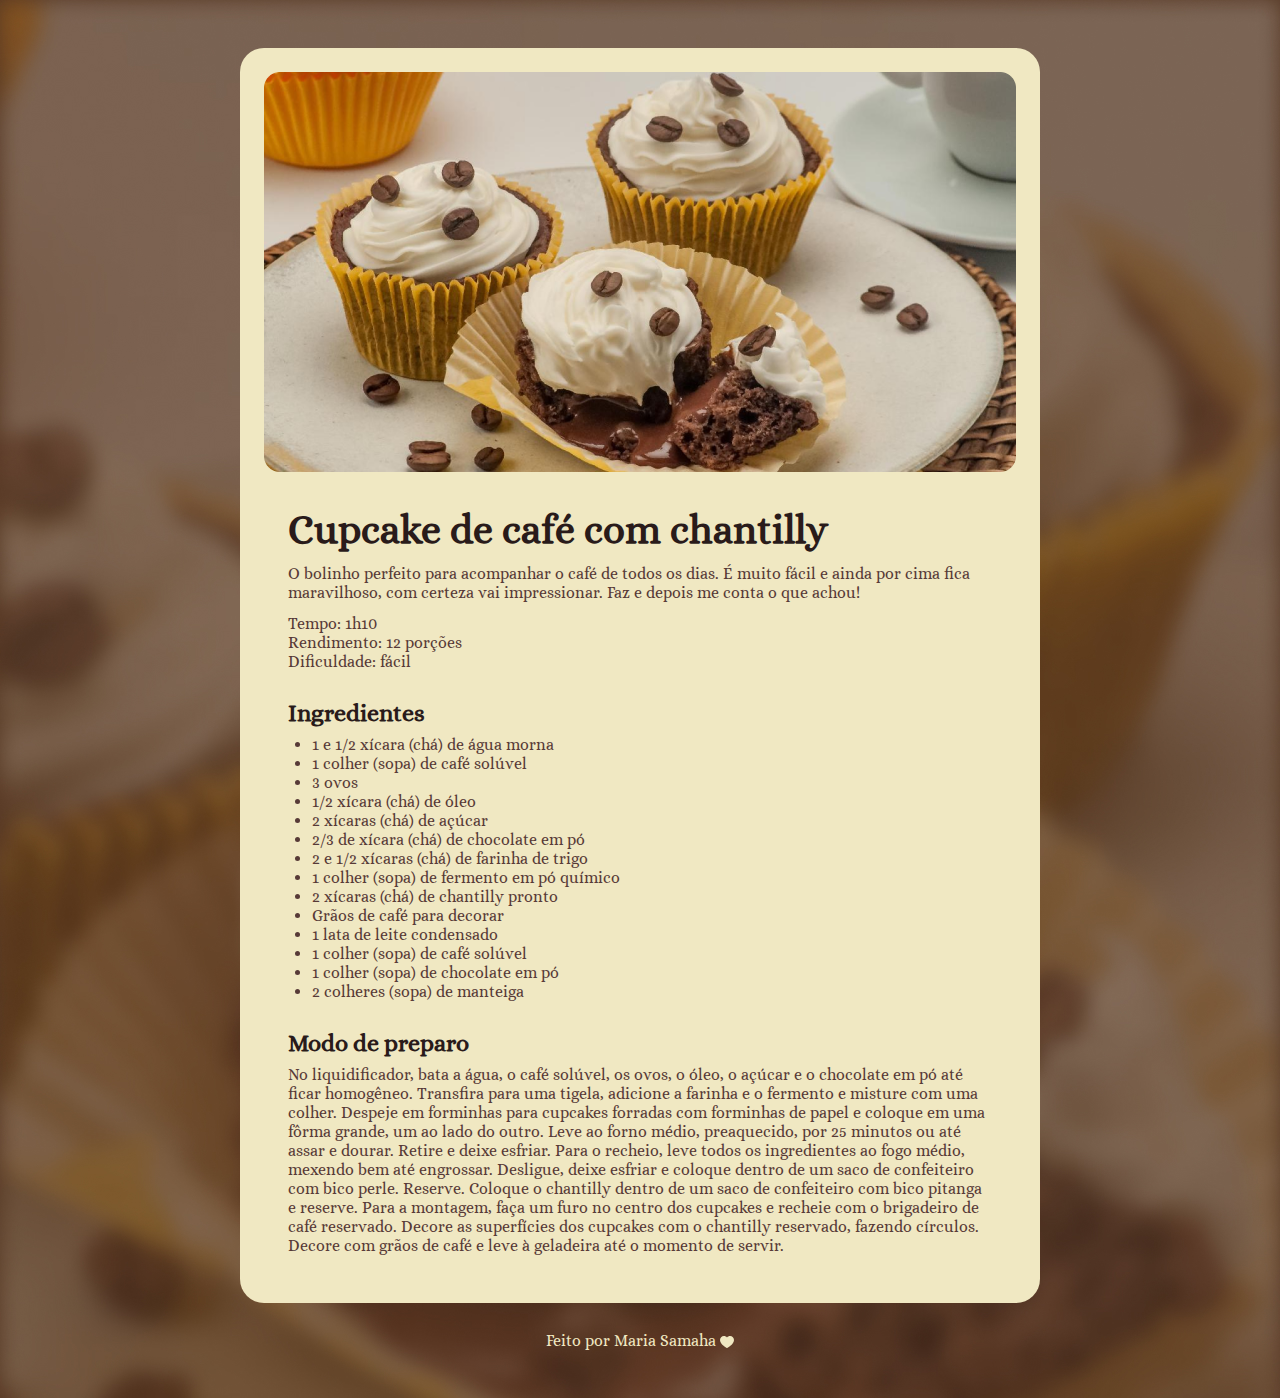
<file: index.html>
<!DOCTYPE html>
<html lang="pt-br">
<head>

  <link rel="preconnect" href="https://fonts.googleapis.com">
<link rel="preconnect" href="https://fonts.gstatic.com" crossorigin>

  <meta charset="UTF-8">
  <meta name="viewport" content="width=device-width, initial-scale=1.0">
  <title>Página de receita</title>

  <link rel="stylesheet" href="style.css">
  <link href="https://fonts.googleapis.com/css2?family=Alice&display=swap" rel="stylesheet">

</head>
<body>
  <div id="page">
    <img src="assets/main-image.png" alt="Imagem de um Cupcake com café">
    <main>
      <section id="about">
        <h1>Cupcake de café com chantilly</h1>
        <p>
          O bolinho perfeito para acompanhar o café de todos os dias. É muito fácil e ainda por cima fica maravilhoso, com certeza vai impressionar. Faz e depois me conta o que achou!
        </p>
        <p>
          Tempo: 1h10 <br>
          Rendimento: 12 porções <br>
          Dificuldade: fácil
        </p>
      </section>
      <section id="ingredients">
        <h2>Ingredientes</h2>

        <ul>
            <li>1 e 1/2 xícara (chá) de água morna</li>
            <li>1 colher (sopa) de café solúvel</li>
            <li>3 ovos</li>
            <li>1/2 xícara (chá) de óleo</li>
            <li>2 xícaras (chá) de açúcar</li>
            <li>2/3 de xícara (chá) de chocolate em pó</li>
            <li>2 e 1/2 xícaras (chá) de farinha de trigo</li>
            <li>1 colher (sopa) de fermento em pó químico</li>
            <li>2 xícaras (chá) de chantilly pronto</li>
            <li>Grãos de café para decorar</li>
            <li>1 lata de leite condensado</li>
            <li>1 colher (sopa) de café solúvel</li>
            <li>1 colher (sopa) de chocolate em pó</li>
            <li>2 colheres (sopa) de manteiga</li>
          </ul>
      </section>
      <section id="preparation">
        <h2>Modo de preparo</h2>
        <p>
          No liquidificador, bata a água, o café solúvel, os ovos, o óleo, o açúcar e o chocolate em pó até ficar homogêneo. Transfira para uma tigela, adicione a farinha e o fermento e misture com uma colher. Despeje em forminhas para cupcakes forradas com forminhas de papel e coloque em uma fôrma grande, um ao lado do outro. Leve ao forno médio, preaquecido, por 25 minutos ou até assar e dourar. Retire e deixe esfriar.
          Para o recheio, leve todos os ingredientes ao fogo médio, mexendo bem até engrossar. Desligue, deixe esfriar e coloque dentro de um saco de confeiteiro com bico perle. Reserve. Coloque o chantilly dentro de um saco de confeiteiro com bico pitanga e reserve.
          Para a montagem, faça um furo no centro dos cupcakes e recheie com o brigadeiro de café reservado. Decore as superfícies dos cupcakes com o chantilly reservado, fazendo círculos. Decore com grãos de café e leve à geladeira até o momento de servir.
        </p>
      </section>
    </main>

  </div>

</body>

<footer>
  <p>Feito por Maria Samaha <img src="assets/Vector.svg" alt="coração"></p>
</footer>
</html>
</file>
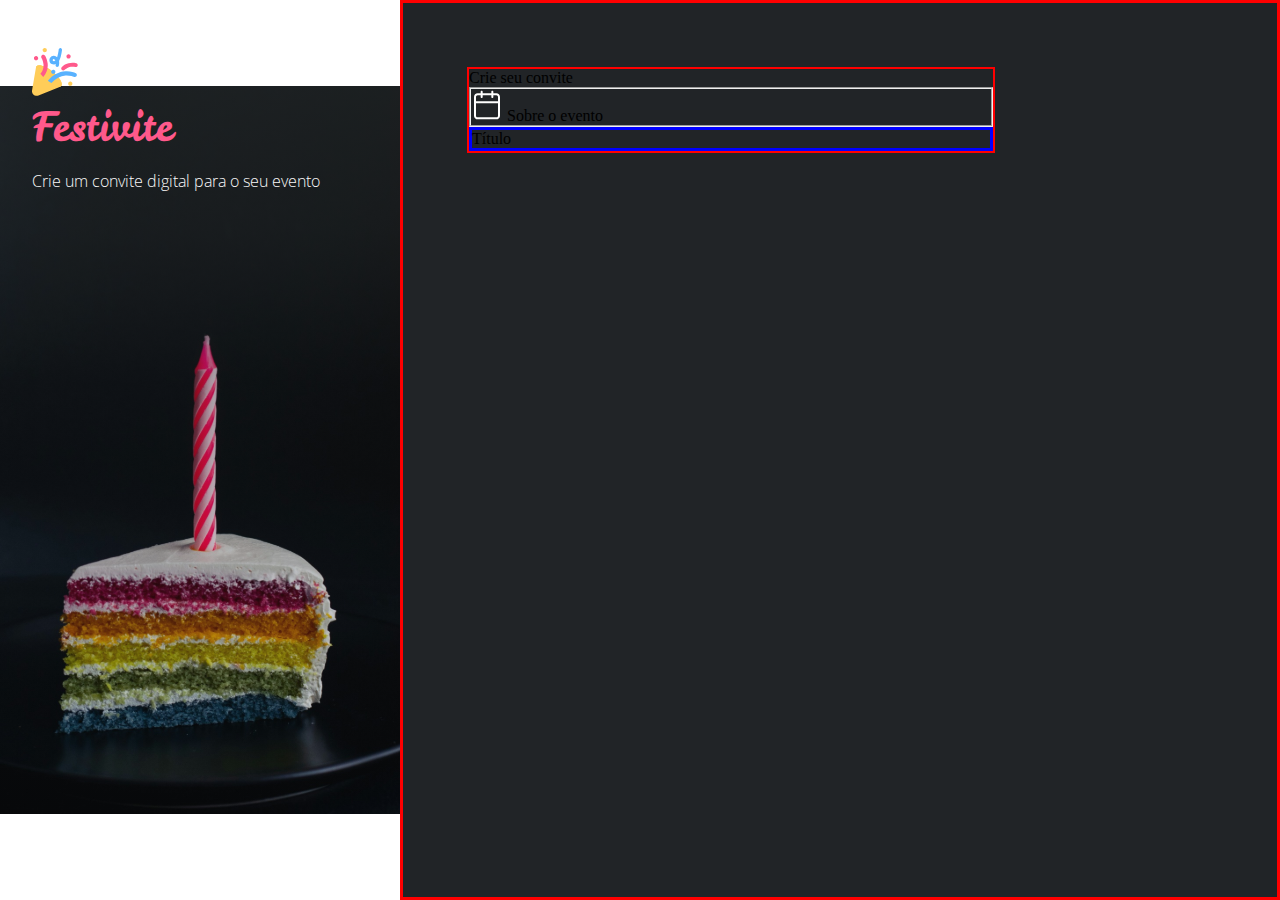
<file: Form_convite/index.html>
<!DOCTYPE html>
<html lang="pt-BR">
<head>

  <link rel="preconnect" href="https://fonts.googleapis.com">
  <link rel="preconnect" href="https://fonts.googleapis.com">
  <link rel="preconnect" href="https://fonts.googleapis.com">



  <meta charset="UTF-8">
  <meta name="viewport" content="width=device-width, initial-scale=1.0">
  <title>Formulário de convite</title>

  <link rel="stylesheet" href="/Form_convite/styles/index.css">
  <link rel="preconnect" href="https://fonts.gstatic.com" crossorigin>
  <link href="https://fonts.googleapis.com/css2?family=Leckerli+One&display=swap" rel="stylesheet">
  <link rel="preconnect" href="https://fonts.gstatic.com" crossorigin>
  <link href="https://fonts.googleapis.com/css2?family=Baloo+2:wght@400..800&display=swap" rel="stylesheet">
  <link rel="preconnect" href="https://fonts.gstatic.com" crossorigin>
  <link href="https://fonts.googleapis.com/css2?family=Open+Sans:ital,wght@0,300..800;1,300..800&display=swap" rel="stylesheet">

</head>
<body>



  <div id="festivite">

    <main>
      <div class="main-container">
        <div class="fixa">
          <img src="/Form_convite/assets/Logo.svg">
          <h1>Festivite</h1>
          <h2>Crie um convite digital para o seu evento</h2>
        </div>
      </div>
    </main>

    <aside>
      <div class="aside-container">
        <legend>Crie seu convite</legend>

        <form method="post" enctype="multipart/form-data">
          <fieldset class="info-event">
            <img src="/Form_convite/assets/calendar.svg" alt="calendário">
            <label>Sobre o evento</label>
          </fieldset>

          <div class="input-wrapper">
            <label for="title" name="title">Título</label>
          </div>


        </form>
      </div>
    </aside>
  </div>
</body>
</html>
</file>
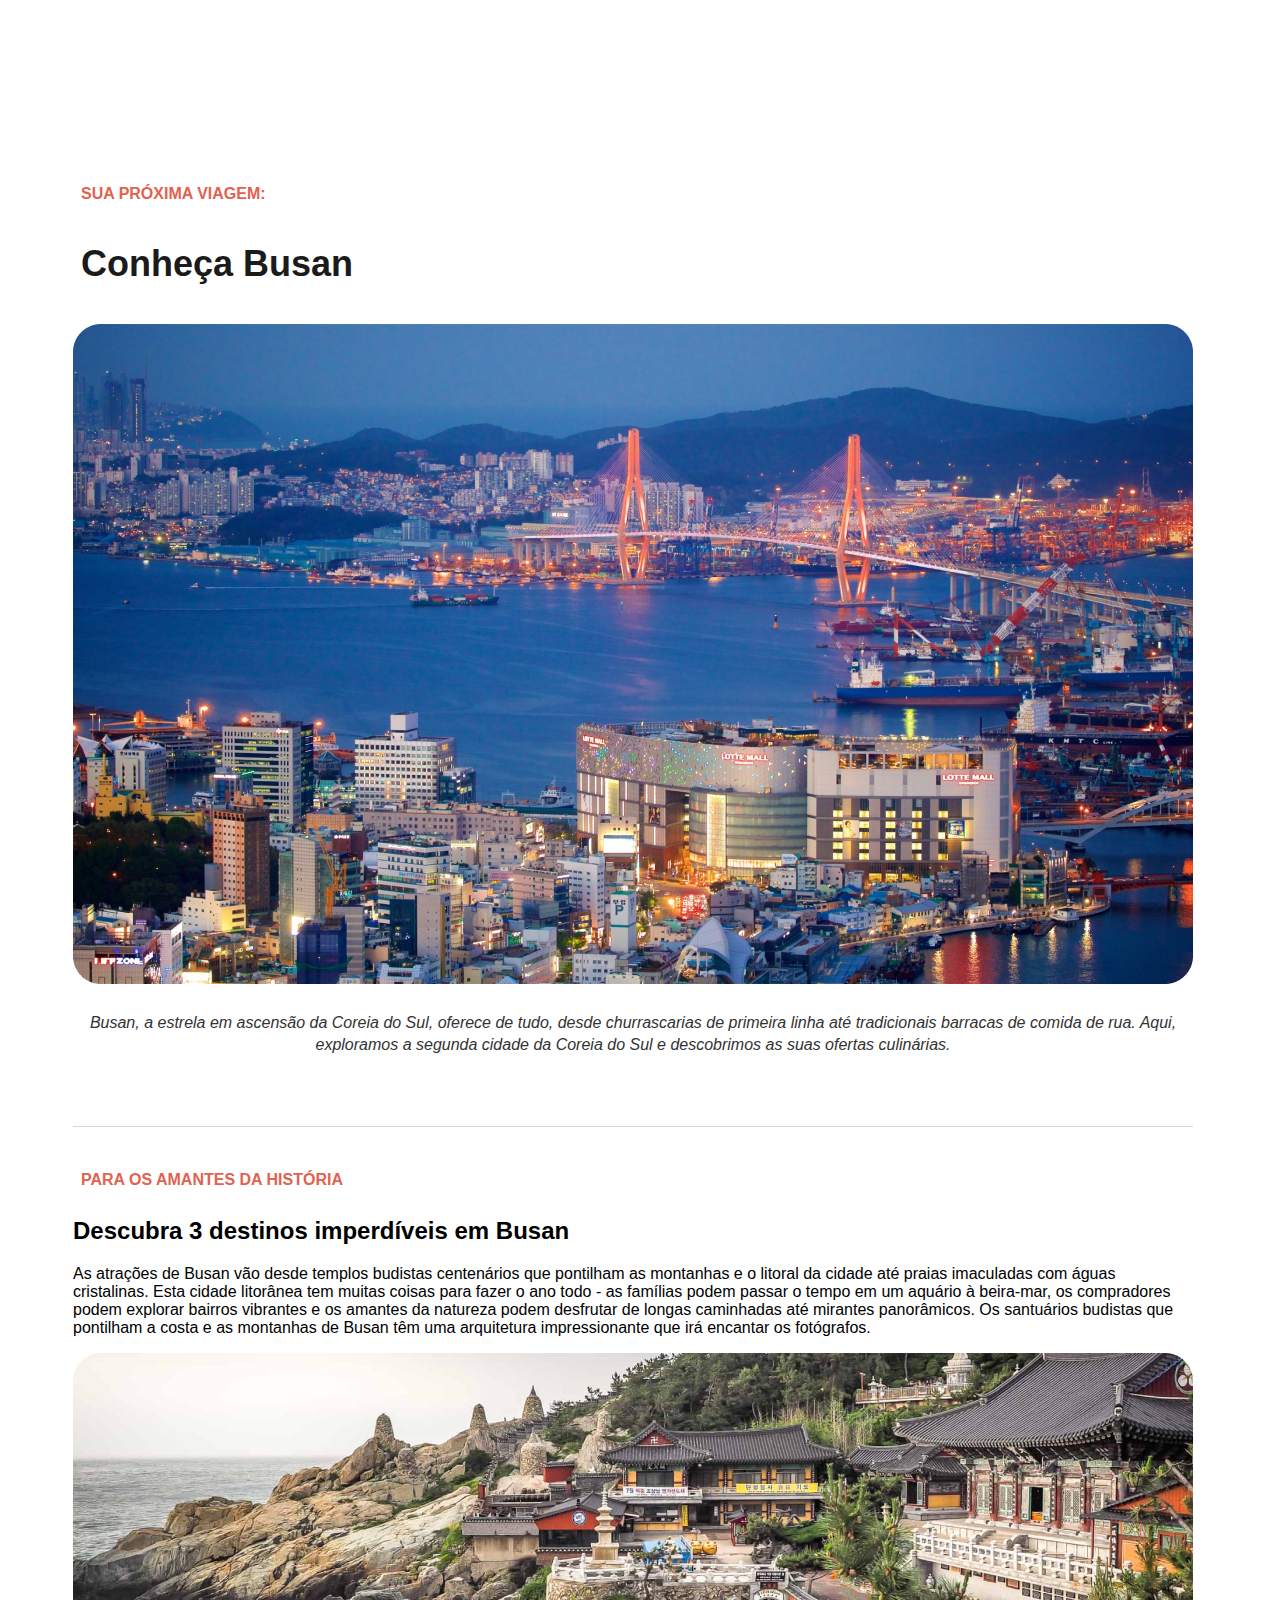
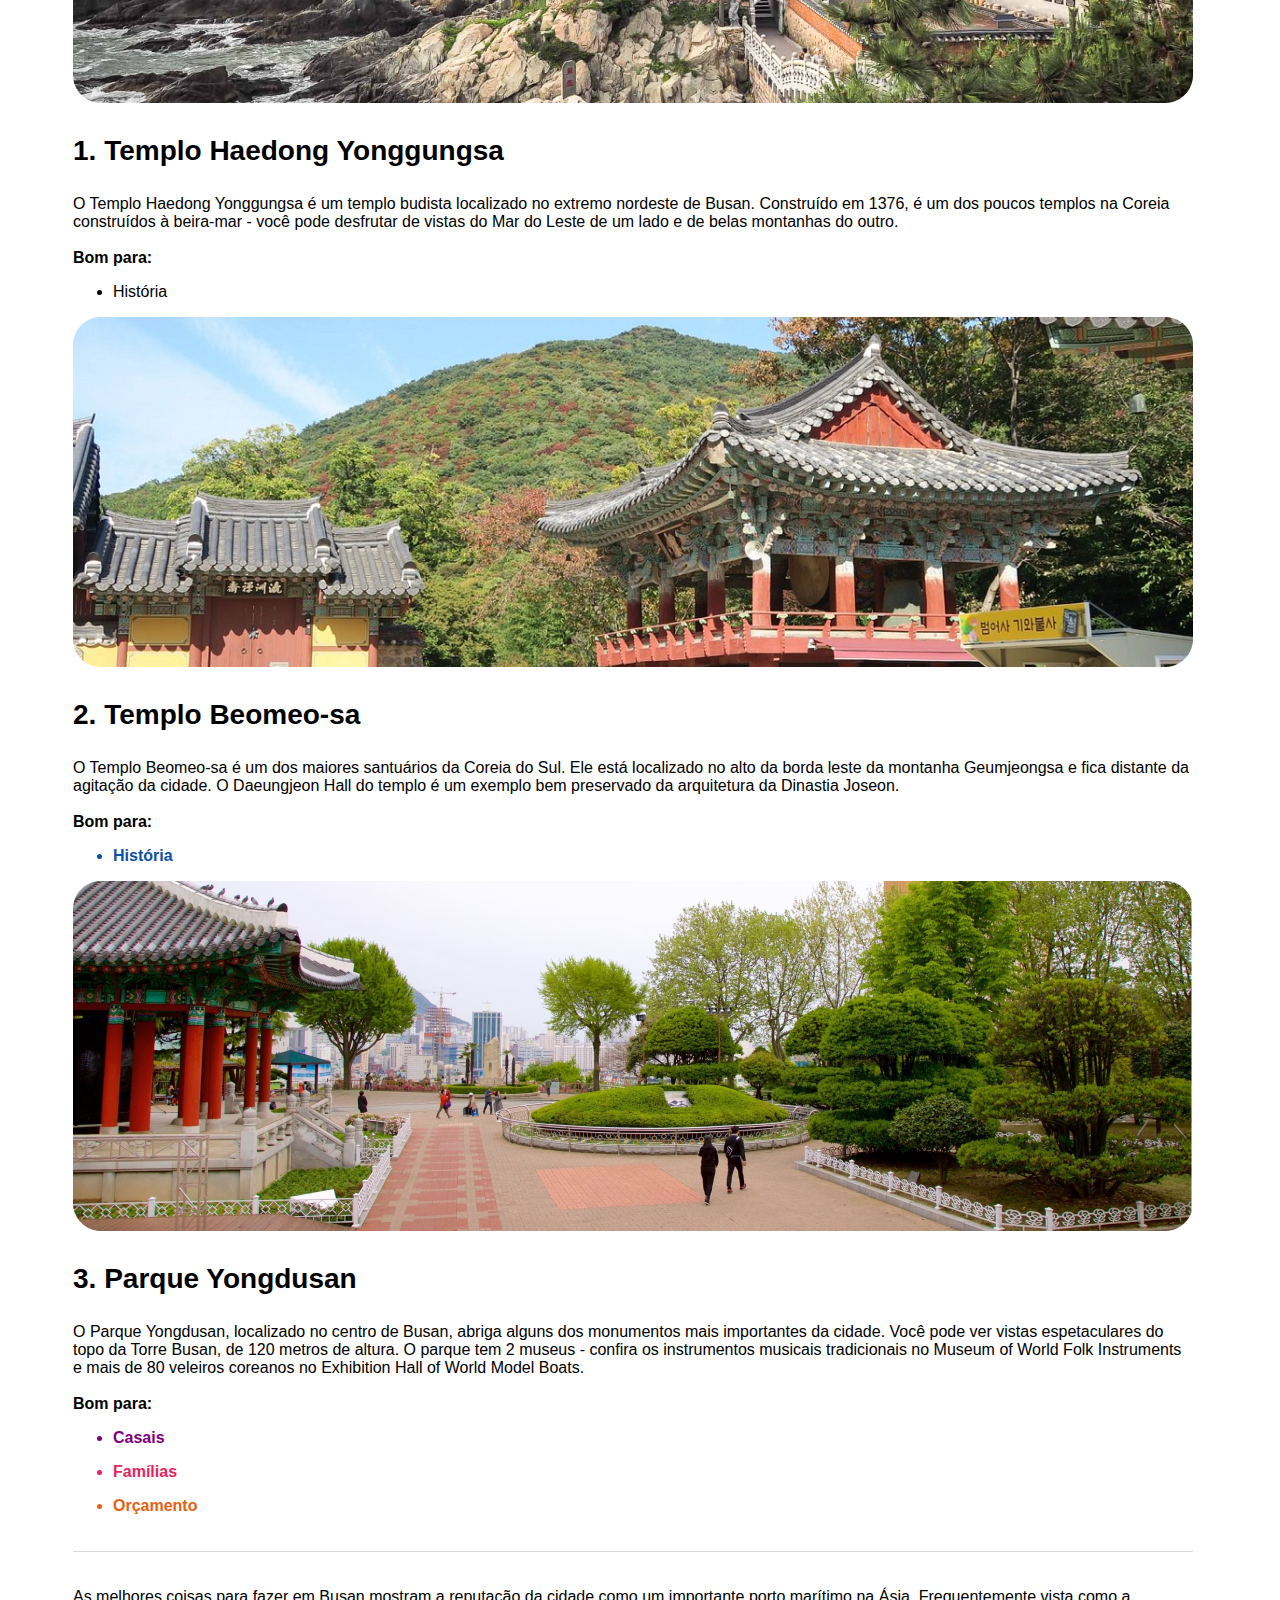
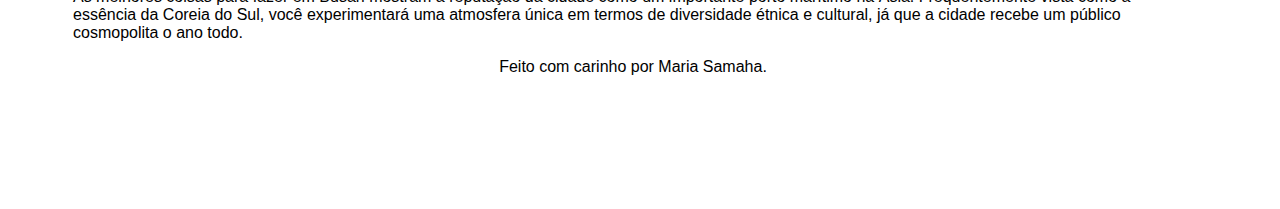
<file: proj 2/index.html>
<!DOCTYPE html>
<html lang="pt-br">
<head>
  <meta charset="UTF-8">
  <meta name="viewport" content="width=device-width, initial-scale=1.0">
  <link rel="stylesheet" href="style.css">
  <title>Local turístico</title>
</head>
<body>
  <section id="titlePage">
    <div id="headline">
      <p>Sua próxima Viagem:</p>
    </div>
    <div>
      <h1>Conheça Busan</h1>
    </div>
  </section>


      <div id="1img"><img src="assets/image.png" alt="foto de Busan, bem iluminada com prédios e pontes"> <br> </div>

      <section id="p1">
      <p>Busan, a estrela em ascensão da Coreia do Sul, oferece de tudo, desde churrascarias de primeira linha até tradicionais barracas de comida de rua. Aqui, exploramos a segunda cidade da Coreia do Sul e descobrimos as suas ofertas culinárias.</p>
    </section> <br>

    <div class="divider"></div>

    <section id="headline">
      <p>Para os amantes da história</p>
    </section>

    <section id="destinos">
      <h2>Descubra 3 destinos imperdíveis em Busan</h2>

      <p>As atrações de Busan vão desde templos budistas centenários que pontilham as montanhas e o litoral da cidade até praias imaculadas com águas cristalinas. Esta cidade litorânea tem muitas coisas para fazer o ano todo - as famílias podem passar o tempo em um aquário à beira-mar, os compradores podem explorar bairros vibrantes e os amantes da natureza podem desfrutar de longas caminhadas até mirantes panorâmicos.
        Os santuários budistas que pontilham a costa e as montanhas de Busan têm uma arquitetura impressionante que irá encantar os fotógrafos.</p>

    </section>

    <section id="image2">
      <img src="assets/image2.png" alt="imagem do Tempo Haedong Yonggungsa">
    </section>
    <div>
      <h3>1. Templo Haedong Yonggungsa </h3>
      <p>
        O Templo Haedong Yonggungsa é um templo budista localizado no extremo nordeste de Busan. Construído em 1376, é um dos poucos templos na Coreia construídos à beira-mar - você pode desfrutar de vistas do Mar do Leste de um lado e de belas montanhas do outro. <br><br>

<a>Bom para:</a>
        <ul>
          <li id="hist">História</li>
        </ul>
      </p>
    </div>

    <section id="image3">
      <img src="assets/image3.png" alt="imagem do Templo Beomeo-sa">
      <h3>2. Templo Beomeo-sa</h3>
      <p>
        O Templo Beomeo-sa é um dos maiores santuários da Coreia do Sul. Ele está localizado no alto da borda leste da montanha Geumjeongsa e fica distante da agitação da cidade. O Daeungjeon Hall do templo é um exemplo bem preservado da arquitetura da Dinastia Joseon.<br><br>

<a>Bom para:</a>
<div id="historia">
<ul>
  <li>História</li>
</ul>
</div>
      </p>
    </section>

    <section id="image4">
      <img src="assets/image4.png" alt="Parque Yongdusan">
      <h3>3. Parque Yongdusan</h3>
      <p>
        O Parque Yongdusan, localizado no centro de Busan, abriga alguns dos monumentos mais importantes da cidade. Você pode ver vistas espetaculares do topo da Torre Busan, de 120 metros de altura. O parque tem 2 museus - confira os instrumentos musicais tradicionais no Museum of World Folk Instruments e mais de 80 veleiros coreanos no Exhibition Hall of World Model Boats.<br><br>

<a>Bom para:</a>
</p>
</section>

<div id="casais">
  <ul>
    <li>Casais</li>
  </ul>
</div>

<div id="familias">
  <ul >
    <li>Famílias</li>
  </ul>
</div>

<div id="orçamento">
  <ul >
    <li>Orçamento</li>
  </ul>
</div>







    <div class="divider"></div>

    <section id="descrição">
      <p>
        As melhores coisas para fazer em Busan mostram a reputação da cidade como um importante porto marítimo na Ásia. Frequentemente vista como a essência da Coreia do Sul, você experimentará uma atmosfera única em termos de diversidade étnica e cultural, já que a cidade recebe um público cosmopolita o ano todo.
      </p>
    </section>

</body>

<footer>
  <p>Feito com carinho por Maria Samaha.</p>
</footer>
</html>
</file>
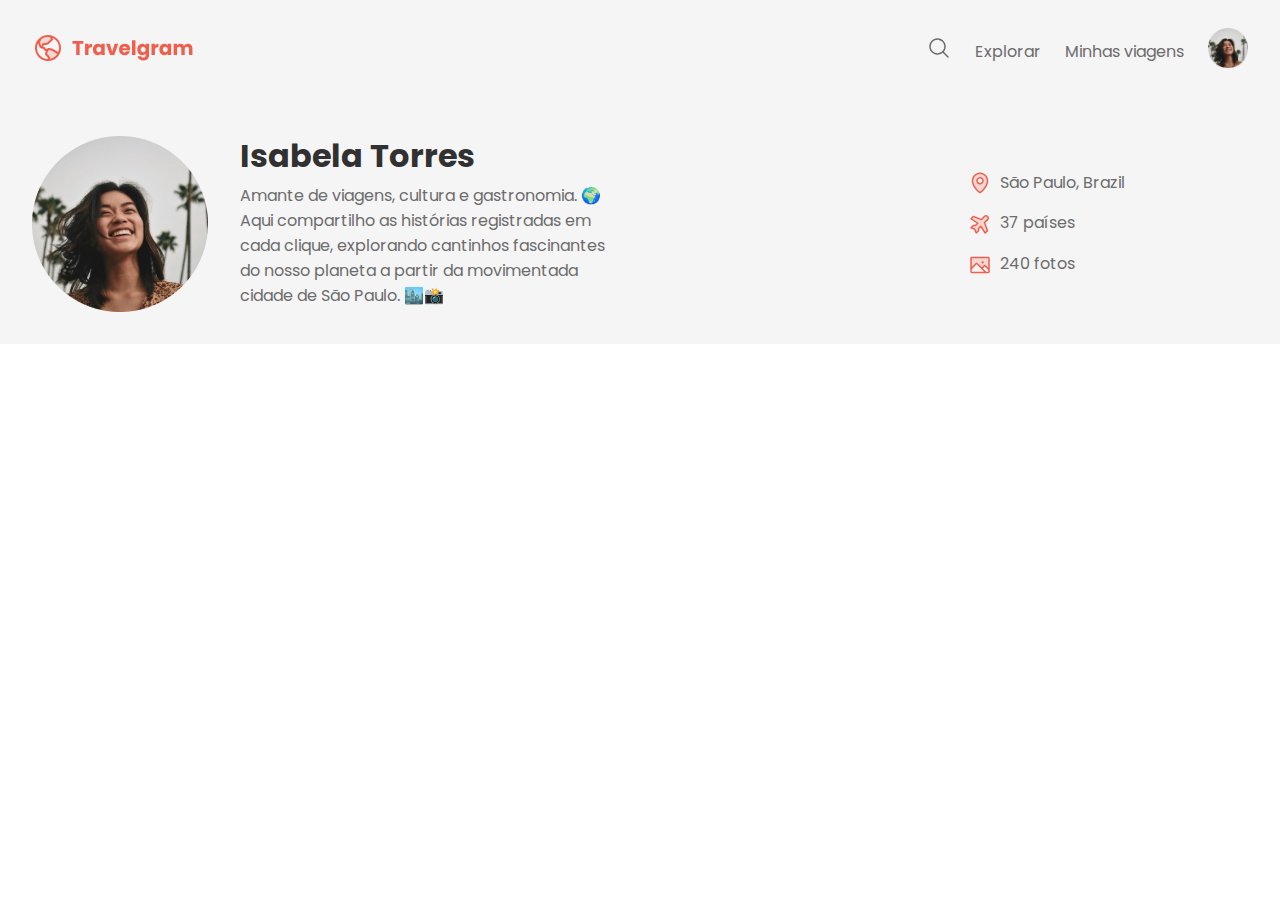
<file: proj 3/index.html>
<!DOCTYPE html>
<html lang="pt-br">
<head>

  <link rel="preconnect" href="https://fonts.googleapis.com">
  <link rel="preconnect" href="https://fonts.gstatic.com" crossorigin>

  <meta charset="UTF-8">
  <meta name="viewport" content="width=device-width, initial-scale=1.0">
  <title>Travelgram | Perfil de viagens</title>
  <link rel="stylesheet" href="styles/index.css">
  <link href="https://fonts.googleapis.com/css2?family=Poppins&display=swap" rel="stylesheet">
</head>
<body>
  <div class="bg-surface-color">
    <nav class="container">
      <a href="#" id="logo">
        <img src="assets/Logo.svg" alt="Logo Marca">
      </a>

      <ul id="primary-menu">
        <li>
          <a href="#">
            <img src="assets/icons/MagnifyingGlass.svg" alt="uma lupa">
          </a>
        </li>
        <li><a href="#">Explorar</a></li>
        <li><a href="#">Minhas viagens</a></li>
        <li><a href="#">
          <img src="assets/Profile pic.png" alt="imagem de Isabela Torres">
        </a></li>
      </ul>
    </nav>

      <header>
        <div class="container">
          <div id="profile">
            <img src="assets/Profile pic.png" alt="imagem de Isabela Torres">
            <div>
              <h1>Isabela Torres</h1>
              <p>
                Amante de viagens, cultura e gastronomia. 🌍 <br>
                Aqui compartilho as histórias registradas em cada
                clique, explorando cantinhos fascinantes do nosso planeta a partir da movimentada cidade de São Paulo. 🏙️📸
             </p>
            </div>
          </div>

          <ul id="info">
            <li>
              <img src="assets/icons/MapPin.svg" alt="icone de mapa">
              <span>São Paulo, Brazil</span>
            </li>
            <li>
              <img src="assets/icons/AirplaneTilt.svg" alt="icone de avião">
              <span>37 países</span>
            </li>
            <li>
              <img src="assets/icons/Image.svg" alt="icone de imagem">
              <span>240 fotos</span>
            </li>
          </ul>

          </div>
      </header>
  </div>

</body>
</html>
</file>
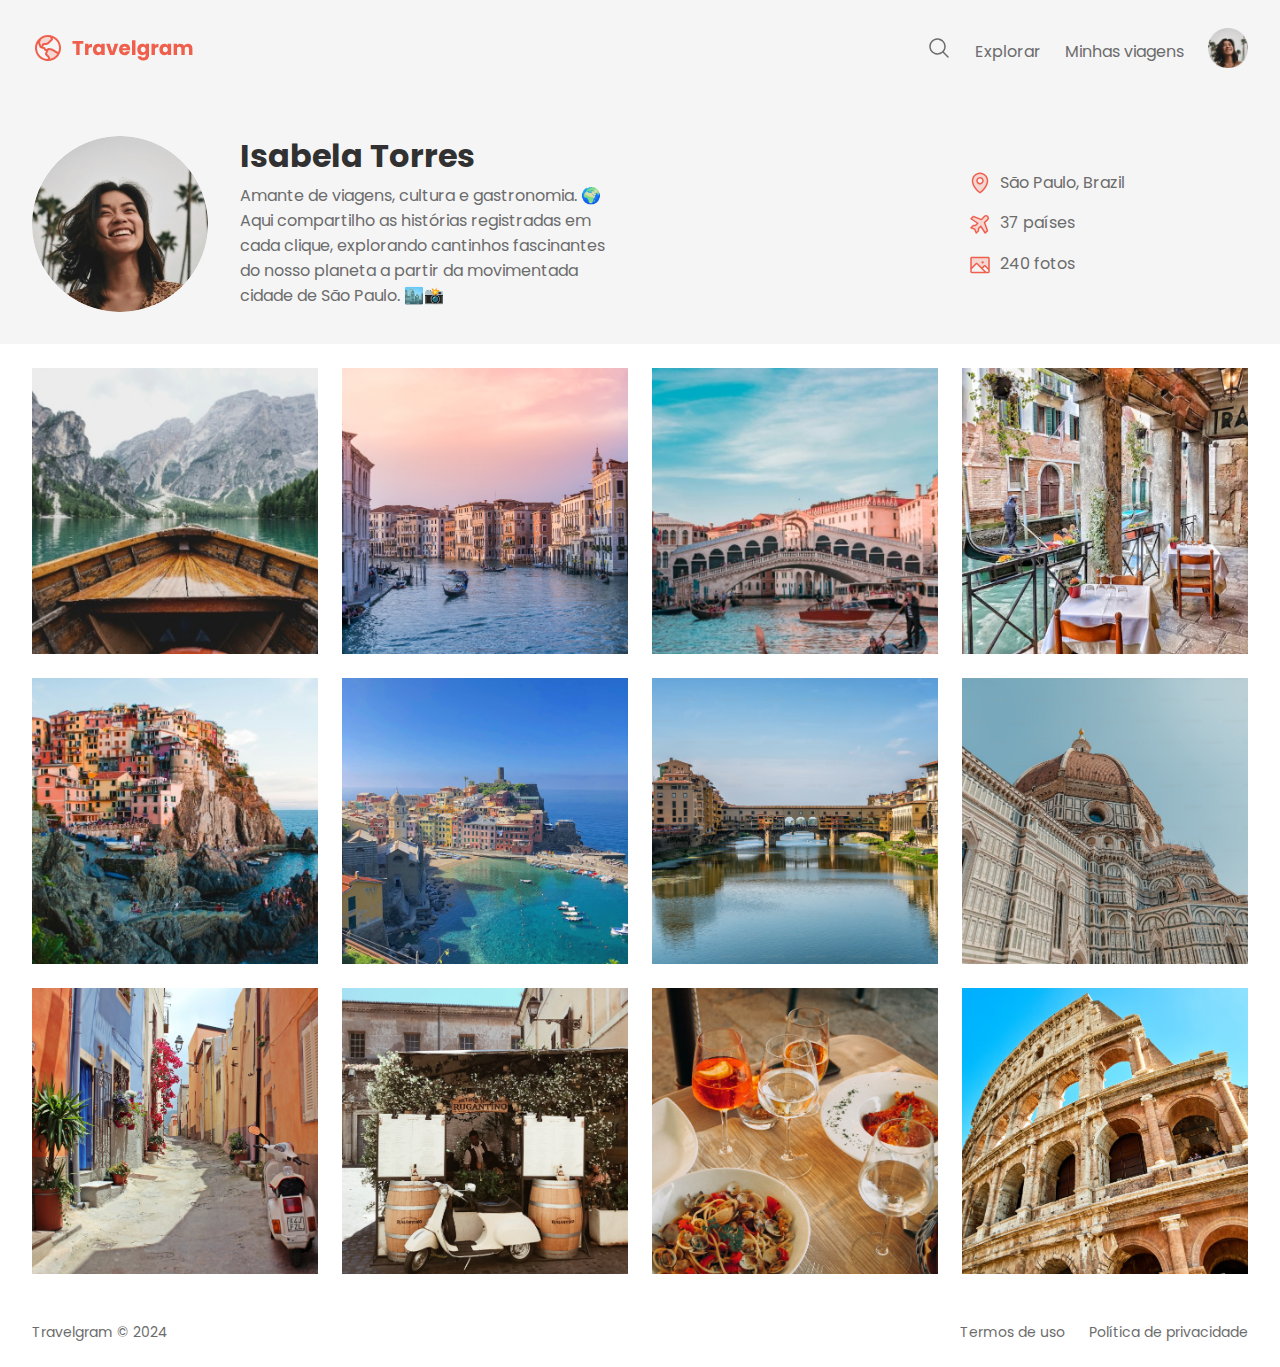
<file: proj3/index.html>
<!DOCTYPE html>
<html lang="pt-br">
<head>

  <link rel="preconnect" href="https://fonts.googleapis.com">
  <link rel="preconnect" href="https://fonts.gstatic.com" crossorigin>

  <meta charset="UTF-8">
  <meta name="viewport" content="width=device-width, initial-scale=1.0">
  <title>Travelgram | Perfil de viagens</title>
  <link rel="stylesheet" href="styles/index.css">
  <link href="https://fonts.googleapis.com/css2?family=Poppins&display=swap" rel="stylesheet">
</head>
<body>
  <div class="bg-surface-color">
    <nav class="container">
      <a href="#" id="logo">
        <img src="assets/Logo.svg" alt="Logo Marca">
      </a>

      <ul id="primary-menu">
        <li>
          <a href="#">
            <img src="assets/icons/MagnifyingGlass.svg" alt="uma lupa">
          </a>
        </li>
        <li><a href="#">Explorar</a></li>
        <li><a href="#">Minhas viagens</a></li>
        <li><a href="#">
          <img src="assets/Profile pic.png" alt="imagem de Isabela Torres">
        </a></li>
      </ul>
    </nav>

      <header>
        <div class="container">
          <div id="profile">
            <img src="assets/Profile pic.png" alt="imagem de Isabela Torres">
            <div>
              <h1>Isabela Torres</h1>
              <p>
                Amante de viagens, cultura e gastronomia. 🌍 <br>
                Aqui compartilho as histórias registradas em cada
                clique, explorando cantinhos fascinantes do nosso planeta a partir da movimentada cidade de São Paulo. 🏙️📸
             </p>
            </div>
          </div>

          <ul id="info">
            <li>
              <img src="assets/icons/MapPin.svg" alt="icone de mapa">
              <span>São Paulo, Brazil</span>
            </li>
            <li>
              <img src="assets/icons/AirplaneTilt.svg" alt="icone de avião">
              <span>37 países</span>
            </li>
            <li>
              <img src="assets/icons/Image.svg" alt="icone de imagem">
              <span>240 fotos</span>
            </li>
          </ul>

          </div>
      </header>
  </div>

  <main class="container">
      <img src="assets/imagens/Image 01.png" alt="...">
      <img src="assets/imagens/Image 02.png" alt="...">
      <img src="assets/imagens/Image 03.png" alt="...">
      <img src="assets/imagens/Image 04.png" alt="...">
      <img src="assets/imagens/Image 05.png" alt="...">
      <img src="assets/imagens/Image 06.png" alt="...">
      <img src="assets/imagens/Image 07.png" alt="...">
      <img src="assets/imagens/Image 08.png" alt="...">
      <img src="assets/imagens/Image 09.png" alt="...">
      <img src="assets/imagens/Image 10.png" alt="...">
      <img src="assets/imagens/Image 11.png" alt="...">
      <img src="assets/imagens/Image 12.png" alt="...">
  </main>

  <footer class="container">
    <span>
      Travelgram &copy; 2024
    </span>

    <span>
      Termos de uso
    </span>

    <span>
      Política de privacidade
    </span>
  </footer>

</body>
</html>
</file>
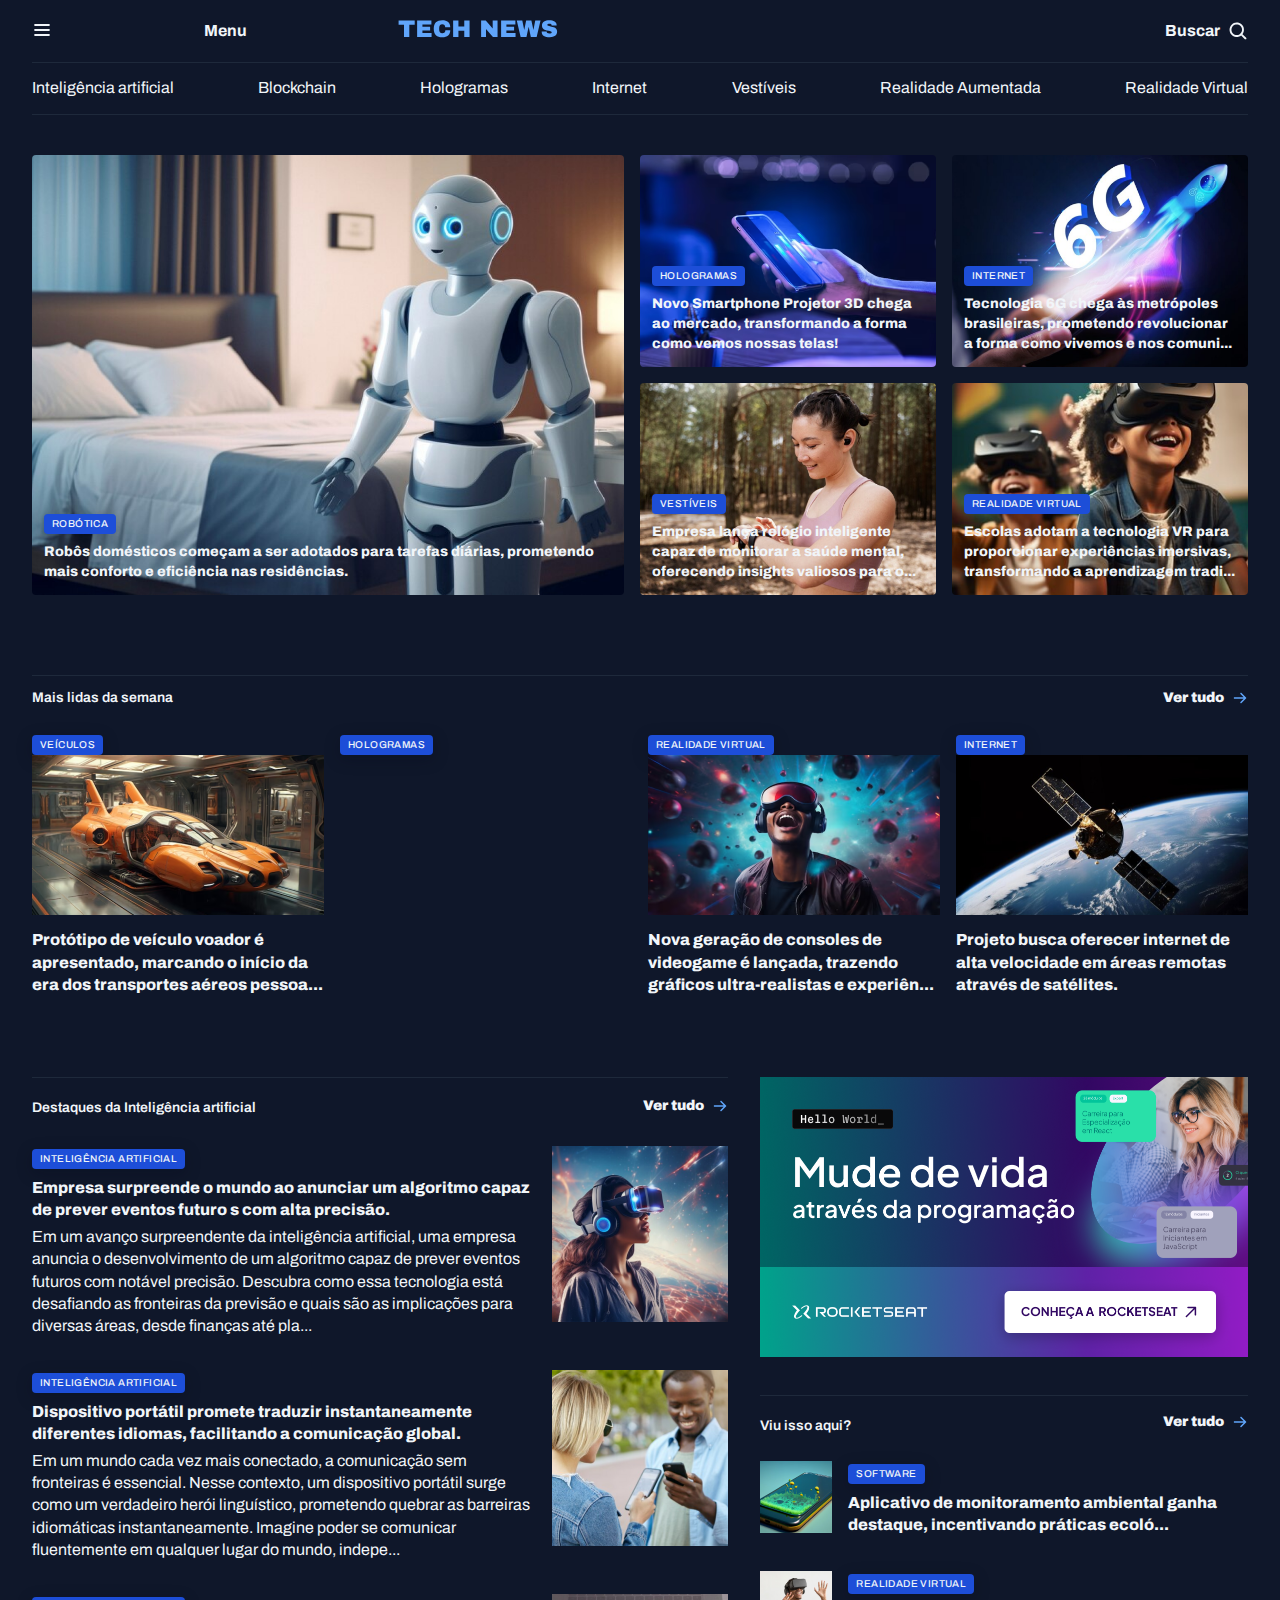
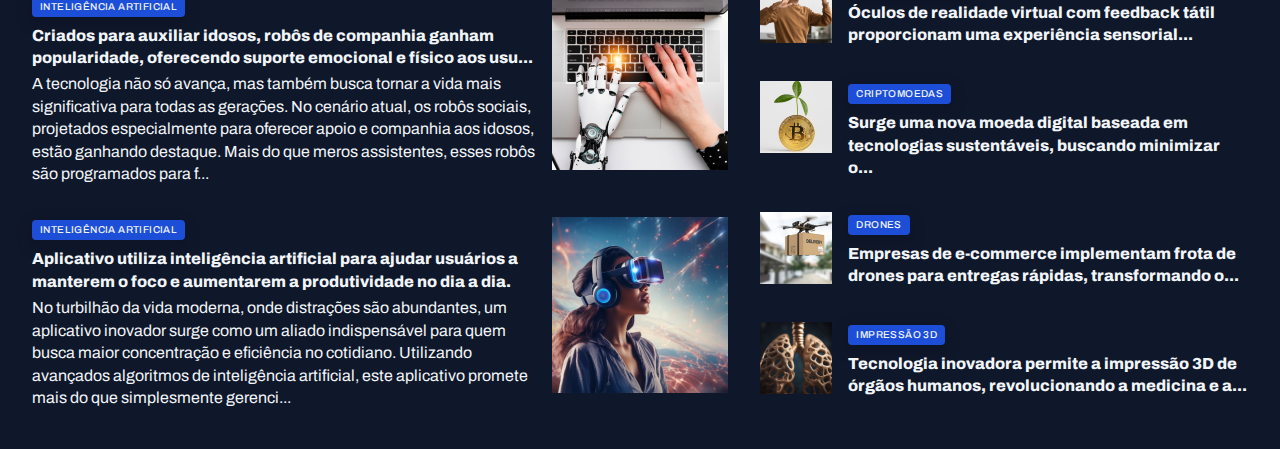
<file: proj4/index.html>
<!DOCTYPE html>
<html lang="pt-BR">
<head>
  <link rel="preconnect" href="https://fonts.googleapis.com">
  <link rel="preconnect" href="https://fonts.gstatic.com" crossorigin>
  <meta charset="UTF-8">
  <meta name="viewport" content="width=device-width, initial-scale=1.0">
  <title>Portal de notícias</title>
  <link rel="stylesheet" href="styles/index.css">
  <link href="https://fonts.googleapis.com/css2?family=Archivo:ital,wght@0,100..900;1,100..900&display=swap" rel="stylesheet">
</head>
<body>
  <header class="container">
    <nav id="primary" class="grid grid-flow-col">
      <figure class="grid grid-flow-col">
        <img src="assets/icons/List.svg" alt="ícone de menu">
        <strong>Menu</strong>
      </figure>

      <figure class="grid grid-flow-col">
        <img src="assets/Tech News.svg" alt="Tech News Logo">
      </figure>

      <div class="grid grid-flow-col">
        <strong>Buscar</strong>
        <img src="assets/icons/MagnifyingGlass.svg" alt="Lupa">
      </div>
    </nav>
    <nav id="secundary" class="grid grid-flow-col">
      <a href="#">Inteligência artificial</a>
      <a href="#">Blockchain</a>
      <a href="#">Hologramas</a>
      <a href="#">Internet</a>
      <a href="#">Vestíveis</a>
      <a href="#">Realidade Aumentada</a>
      <a href="#">Realidade Virtual </a>
    </nav>
  </header>

  <main class="grid container">
    <section id="featured" class="grid grid-flow-col gap-16">
        <figure class="card">
          <img src="assets/image/Image 01.png" alt=" Robôs domésticos começam a ser adotados para tarefas diárias, prometendo mais conforto e eficiência nas residências.">

          <figcaption>
            <span class="content-tag">robótica</span>
            <h2 class="text-lg">
              Robôs domésticos começam a ser adotados para tarefas diárias, prometendo mais conforto e eficiência nas residências.
            </h2>
          </figcaption>
        </figure>

      <div class="grid grid-cols-2 gap-16">
          <figure class="card">
            <img src="assets/image/Image 02.png" alt="Novo Smartphone Projetor 3D chega ao mercado, transformando a forma como vemos nossas telas!">
            <figcaption>
              <span class="content-tag">Hologramas</span>
              <h2 class="text-lg">
                Novo Smartphone Projetor 3D chega ao mercado, transformando a forma como vemos nossas telas!
              </h2>
            </figcaption>
          </figure>

          <figure class="card">
            <img src="assets/image/Image 03.png" alt=" Tecnologia 6G chega às metrópoles brasileiras, prometendo revolucionar a forma como vivemos e nos comunicamos.">
            <figcaption>
              <span class="content-tag">Internet</span>
              <h2 class="text-lg">
                Tecnologia 6G chega às metrópoles brasileiras, prometendo revolucionar a forma como vivemos e nos comuni...
            </figcaption>
          </figure>

          <figure class="card">
            <img src="assets/image/Image 04.png" alt="Empresa lança relógio inteligente capaz de monitorar a saúde mental, oferecendo insights valiosos para o bem-estar pessoal.">
            <figcaption>
              <span class="content-tag">Vestíveis</span>
              <h2 class="text-lg">
                Empresa lança relógio inteligente capaz de monitorar a saúde mental, oferecendo insights valiosos para o...
              </h2>
            </figcaption>
          </figure>

          <figure class="card">
            <img src="assets/image/Image 05.png" alt="Escolas adotam a tecnologia VR para proporcionar experiências imersivas, transformando a aprendizagem tradicional.">
            <figcaption>
              <span class="content-tag">Realidade Virtual</span>
              <h2 class="text-lg">
                Escolas adotam a tecnologia VR para proporcionar experiências imersivas, transformando a aprendizagem tradi...
              </h2>
            </figcaption>
         </figure>
       </div>
    </section>

    <section id="weekly">
      <header class=" grid grid-flow-col">
        <h3>Mais lidas da semana </h3>
        <a href="#" class="grid grid-flow-col">
          <strong>Ver tudo</strong>
          <span></span>
        </a>
      </header>

      <div class="grid gap-16">
        <figure>
          <span class="content-tag">Veículos</span>
          <img src="assets/image/Image 06.png" alt="">
          <p>
            Protótipo de veículo voador é apresentado, marcando o início da era dos transportes aéreos pessoa...
          </p>
        </figure>

        <figure>
          <span class="content-tag">Hologramas</spanflexbox como deixar alinhado na horizontal no centro do background
            Plataforma de videoconferência apresenta nova função de hologramas, tornando as chamada...
          </p>
        </figure>

        <figure>
          <span class="content-tag">Realidade Virtual</span>
          <img src="assets/image/Image 08.png" alt="">
          <p>
            Nova geração de consoles de videogame é lançada, trazendo gráficos ultra-realistas e experiên...
          </p>
        </figure>

        <figure>
          <span class="content-tag">Internet</span>
          <img src="assets/image/Image 09.png" alt="">
          <p>
            Projeto busca oferecer internet de alta velocidade em áreas remotas através de satélites.
          </p>
        </figure>
      </div>
    </section>

    <section id="ai">
      <header class="grid grid-flow-col">
        <h3>Destaques da Inteligência artificial</h3>
        <a href="#" class="grid grid-flow-col">
          <strong>Ver tudo</strong>
          <span></span>
        </a>
      </header>

    <section id="ai" class="grid grid-flow-col">
        <div class="grid gap-32">
          <article class="grid grid-flow-col gap-16">
            <div>
              <span class="content-tag">Inteligência artificial</span>
              <h3 class="text-xl">
                Empresa surpreende o mundo ao anunciar um algoritmo capaz de prever eventos futuro s com alta precisão.
              </h3>
              <p class="text-sm">
                Em um avanço surpreendente da inteligência artificial, uma empresa anuncia o desenvolvimento de um algoritmo capaz de prever eventos futuros com notável precisão. Descubra como essa tecnologia está desafiando as fronteiras da previsão e quais são as implicações para diversas áreas, desde finanças até pla...
              </p>
            </div>
            <div>
              <img src="assets/image/Image 10.png" alt="">
            </div>

          </article>

          <article class="grid grid-flow-col gap-16">
            <div>
              <span class="content-tag">Inteligência artificial</span>
              <h3 class="text-xl">
                Dispositivo portátil promete traduzir instantaneamente diferentes idiomas, facilitando a comunicação global.
              </h3>
              <p class="text-sm">
                Em um mundo cada vez mais conectado, a comunicação sem fronteiras é essencial. Nesse contexto, um dispositivo portátil surge como um verdadeiro herói linguístico, prometendo quebrar as barreiras idiomáticas instantaneamente. Imagine poder se comunicar fluentemente em qualquer lugar do mundo, indepe...
              </p>
            </div>
            <div>
              <img src="assets/image/Image 11.png" alt="">
            </div>

          </article>

          <article class="grid grid-flow-col gap-16">
            <div>
              <span class="content-tag">Inteligência artificial</span>
              <h3 class="text-xl">
                Criados para auxiliar idosos, robôs de companhia ganham popularidade, oferecendo suporte emocional e físico aos usu...
              </h3>
              <p class="text-sm">
                A tecnologia não só avança, mas também busca tornar a vida mais significativa para todas as gerações. No cenário atual, os robôs sociais, projetados especialmente para oferecer apoio e companhia aos idosos, estão ganhando destaque. Mais do que meros assistentes, esses robôs são programados para f...
              </p>
            </div>
            <div>
              <img src="assets/image/Image 12.png" alt="">
            </div>

          </article>

          <article class="grid grid-flow-col gap-16">
            <div>
              <span class="content-tag">Inteligência artificial</span>
              <h3 class="text-xl">
                Aplicativo utiliza inteligência artificial para ajudar usuários a manterem o foco e aumentarem a produtividade no dia a dia.

              </h3>
              <p class="text-sm">
                No turbilhão da vida moderna, onde distrações são abundantes, um aplicativo inovador surge como um aliado indispensável para quem busca maior concentração e eficiência no cotidiano. Utilizando avançados algoritmos de inteligência artificial, este aplicativo promete mais do que simplesmente gerenci...

              </p>
            </div>
            <div>
              <img src="assets/image/Image 10.png" alt="">
            </div>

          </article>
        </div>
      </section>

    </section>

    <aside>
      <div id="ads">
        <img src="assets/image/Ads.png" alt="">
      </div>

      <section id="more">
        <header class="grid grid-flow-col">
          <h3>Viu isso aqui?</h3>
          <a href="#" class=" grid grid-flow-col">
            <strong>Ver tudo</strong>
            <span></span>
          </a>
        </header>

        <div class="grid gap-32">
          <article class="grid grid-flow-col gap-16">
            <div>
              <img src="assets/image/Image 14.png" alt="">
            </div>

            <div>
              <span class="content-tag">Software</span>
              <h3 class="text-xl">
                Aplicativo de monitoramento ambiental ganha destaque, incentivando práticas ecoló...
              </h3>
            </div>
          </article>

          <article class="grid grid-flow-col gap-16">
            <div>
              <img src="assets/image/Image 15.png" alt="">
            </div>

            <div>
              <span class="content-tag">Realidade virtual</span>
              <h3 class="text-xl">
                Óculos de realidade virtual com feedback tátil proporcionam uma experiência sensorial...
              </h3>
            </div>
          </article>

          <article class="grid grid-flow-col gap-16">
            <div>
              <img src="assets/image/Image 16.png" alt="">
            </div>

            <div>
              <span class="content-tag">Criptomoedas</span>
              <h3 class="text-xl">
                Surge uma nova moeda digital baseada em tecnologias sustentáveis, buscando minimizar o...
              </h3>
            </div>
          </article>

          <article class="grid grid-flow-col gap-16">
            <div>
              <img src="assets/image/Image 17.png" alt="">
            </div>

            <div>
              <span class="content-tag">Drones</span>
              <h3 class="text-xl">
                Empresas de e-commerce implementam frota de drones para entregas rápidas, transformando o...
              </h3>
            </div>
          </article>

          <article class="grid grid-flow-col gap-16">
            <div>
              <img src="assets/image/Image 18.png" alt="">
            </div>

            <div>
              <span class="content-tag">Impressão 3D</span>
              <h3 class="text-xl">
                Tecnologia inovadora permite a impressão 3D de órgãos humanos, revolucionando a medicina e a...
              </h3>
            </div>
          </article>
        </div>
      </section>
    </aside>
  </main>
</body>
</html>
</file>
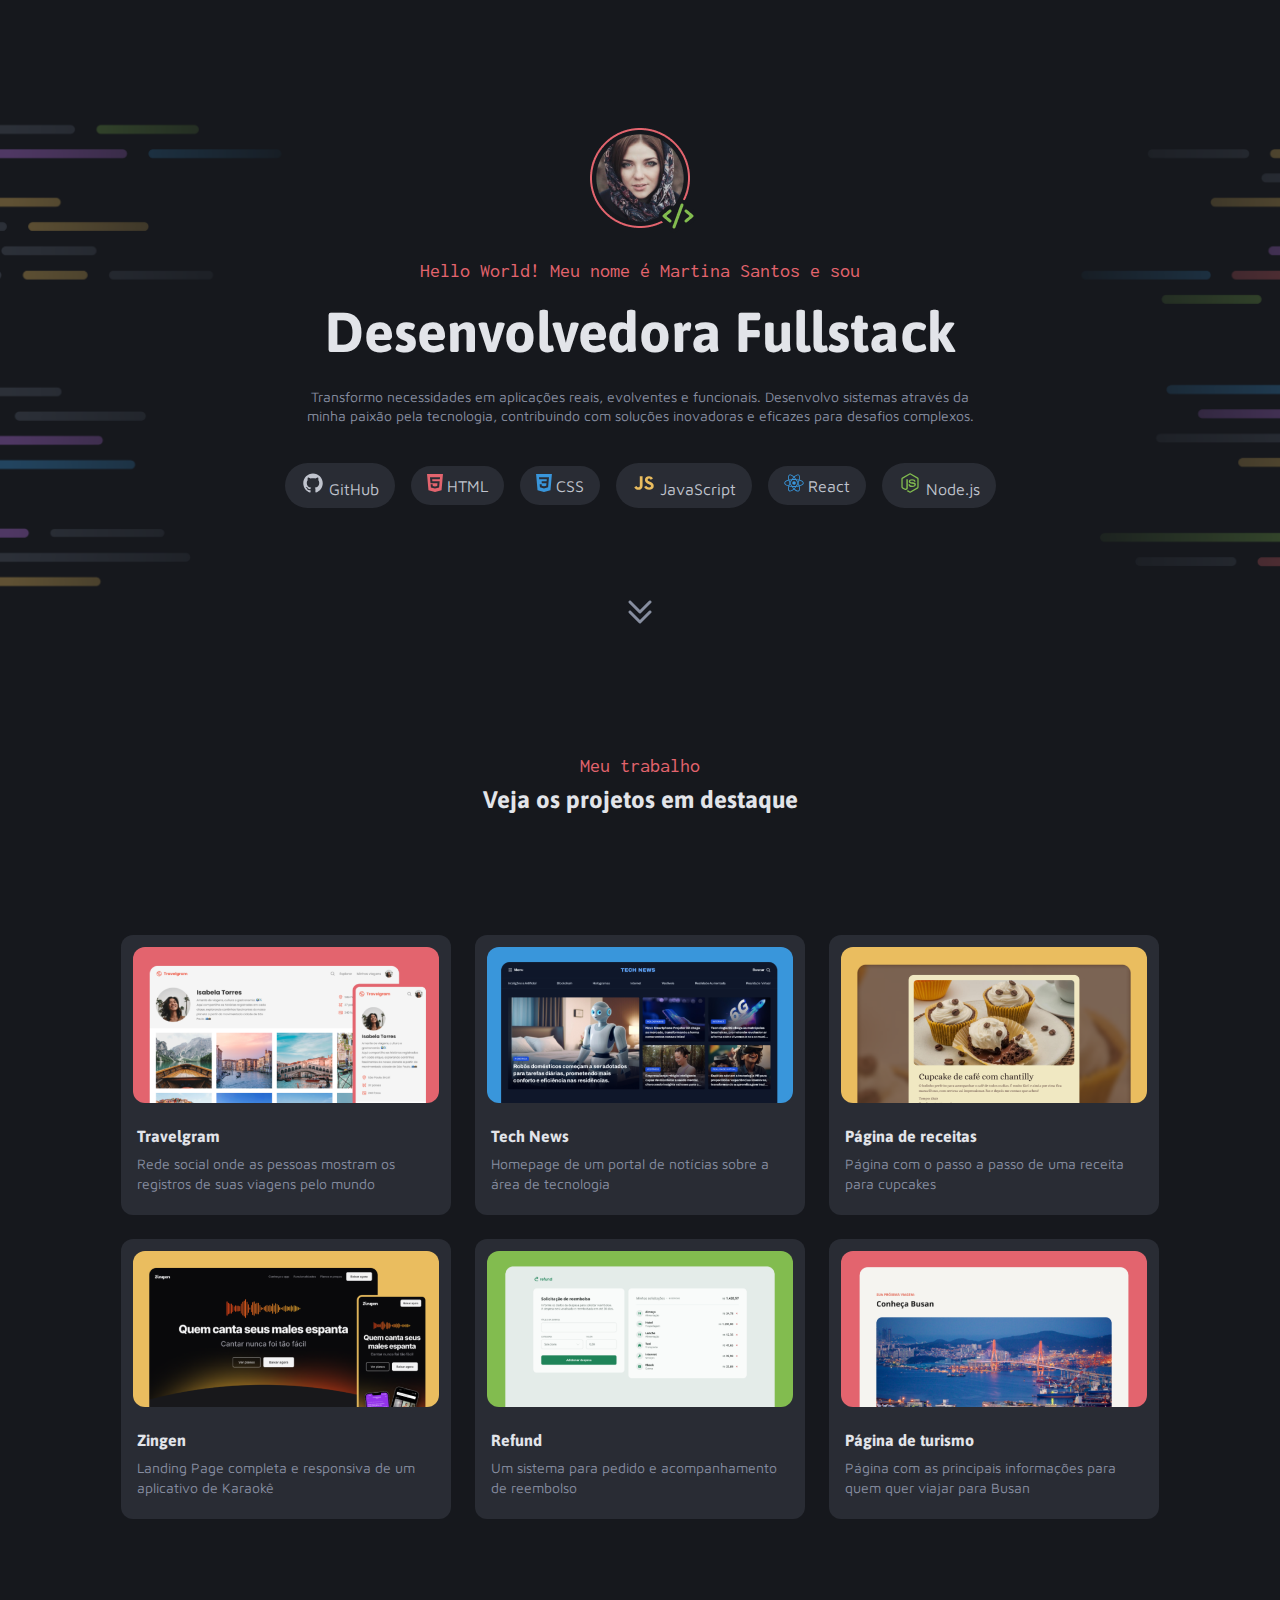
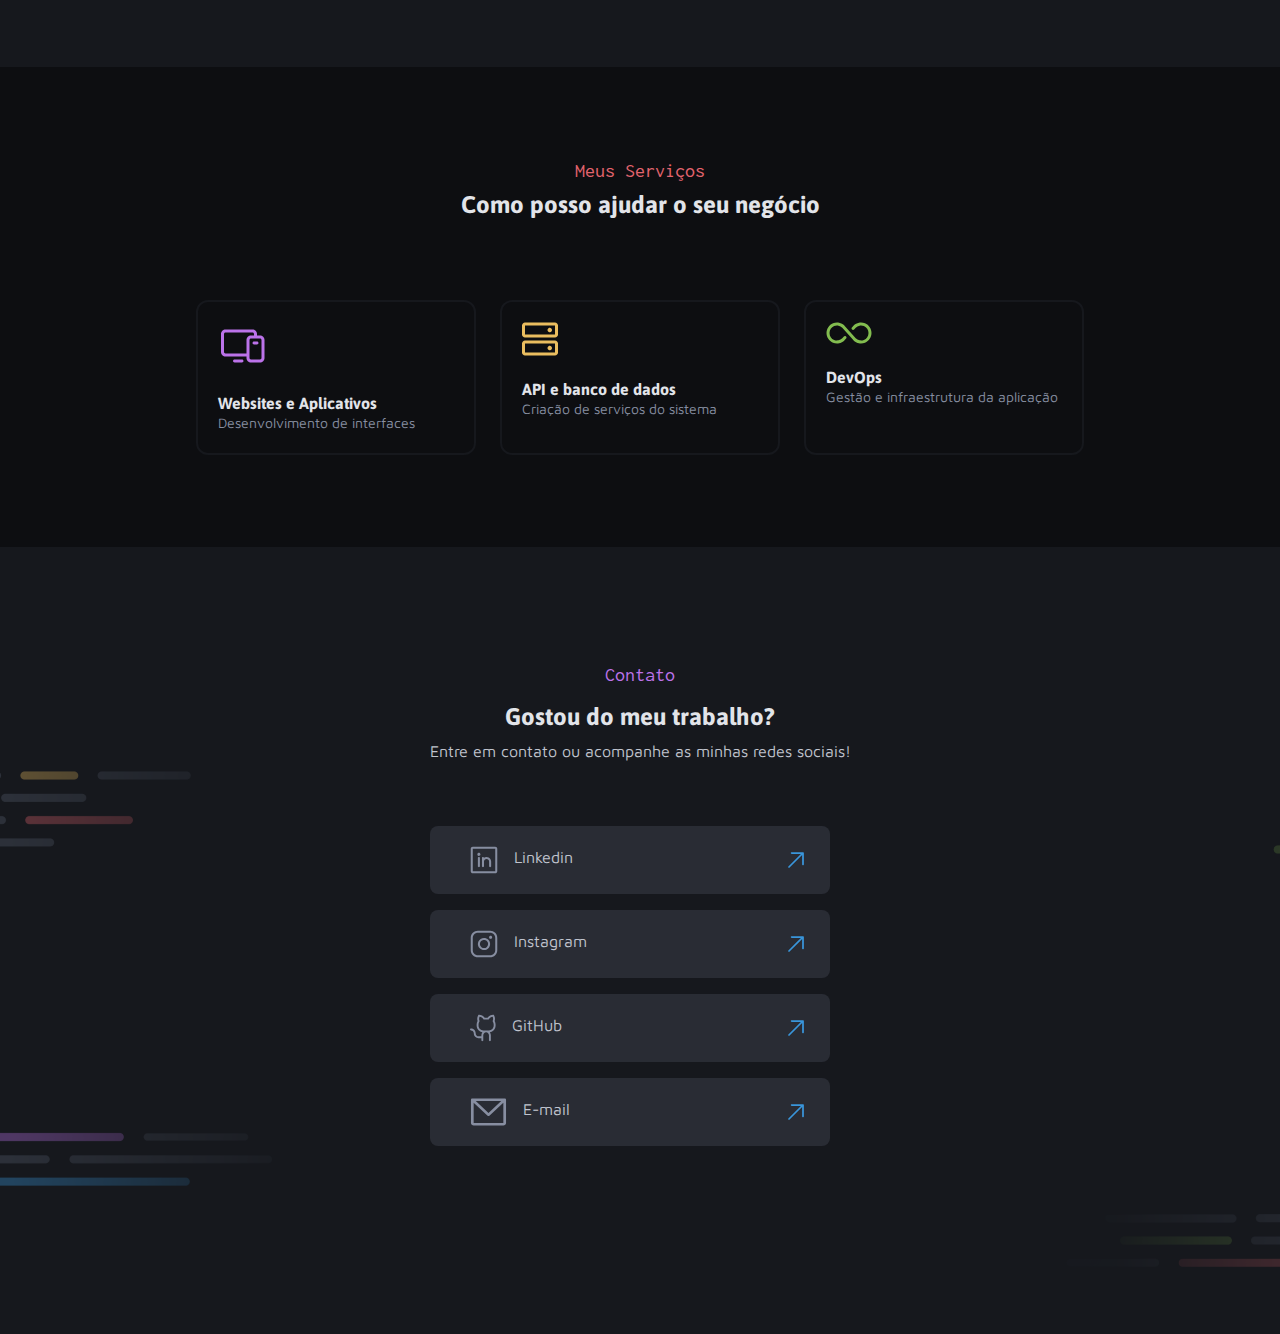
<file: proj5/index.html>
<!DOCTYPE html>
<html lang="pt-BR">
<head>
  <link rel="preconnect" href="https://fonts.googleapis.com">
  <meta name="viewport" content="width=device-width, initial-scale=1.0">
  <title>Portifólio Dev</title>
  <link rel="stylesheet" href="styles/index.css">
  <link rel="preconnect" href="https://fonts.gstatic.com" crossorigin>
  <link href="https://fonts.googleapis.com/css2?family=Asap:ital,wght@0,700;1,700&family=Inconsolata&family=Maven+Pro&display=swap" rel="stylesheet">
</head>
  <body>
    <div class="container">
      <header>
        <figure class="avatar">
          <img src="assets/Avatar.png" alt="imagem Avatar">
        </figure>
        <p class="subtitle">Hello World! Meu nome é <span>Martina Santos</span> e sou </p>
        <h1>Desenvolvedora Fullstack</h1>
        <p class="text-sm">Transformo necessidades em aplicações reais, evolventes e funcionais. Desenvolvo sistemas através da<br> minha paixão pela tecnologia, contribuindo com soluções inovadoras e eficazes para desafios complexos.</p>

      <div class="icons">
        <figure class="tag">
            <img id= "git" src="assets/icons/GitHub.svg" alt="icon github">
            <span  href="#" class="text-md">GitHub</span>
          </figure>

          <figure class="tag">
            <img id="html" src="assets/icons/HTML.svg" alt="icon HTML">
            <span href="#"  class="text-md">HTML</span>
          </figure>

          <figure class="tag">
            <img id="css" src="assets/icons/CSS.svg" alt="icon CSS">
            <span href="#"  class="text-md">CSS</span>
          </figure>

          <figure class="tag">
            <img id="javascript" src="assets/icons/JavaScript.svg" alt="icon JavaScript">
            <span  href="#" class="text-md">JavaScript</span>
          </figure>

          <figure class="tag">
            <img id="react" src="assets/icons/React.svg" alt="icon React">
            <span  href="#" class="text-md">React</span>
          </figure>

          <figure class="tag">
            <img id="node" src="assets/icons/Node.js.svg" alt="icon Node">
            <span  href="#" class="text-md">Node.js</span>
          </figure>
        </div>

        <figure class="setinha">
          <img src="assets/icons/Vector.png" alt="setinha">
        </figure>
      </header>
    </div>

    <div class="projects">
      <figure class="titulo">
        <p class="subtitle">Meu trabalho</p>
        <h2>Veja os projetos em destaque</h2>
      </figure>


      <div class="grid">

        <figure id="tb-01" class="aba">
          <img src="assets/thumb/Thumbnail_Project-01.png" alt="Travelgram">
          <h3>Travelgram</h3>
          <p class="text-sm">Rede social onde as pessoas mostram os <br>registros de suas viagens pelo mundo</p>
        </figure>

        <figure id="tb-02" class="aba">
          <img src="assets/thumb/Thumbnail_Project-02.png" alt="Tech News">
          <h3>Tech News</h3>
          <p class="text-sm">Homepage de um portal de notícias sobre a <br>área de tecnologia</p>
        </figure>

        <figure id="tb-03" class="aba">
          <img src="assets/thumb/Thumbnail_Project-03.png" alt="Página de receitas">
          <h3>Página de receitas</h3>
          <p class="text-sm">Página com o passo a passo de uma receita<br> para cupcakes   </p>
        </figure>

        <figure id="tb-04" class="aba">
          <img src="assets/thumb/Thumbnail_Project-04.png" alt="Zingen">
          <h3>Zingen</h3>
          <p class="text-sm">Landing Page completa e responsiva de um <br>aplicativo de Karaokê</p>
        </figure>

        <figure id="tb-05" class="aba">
          <img src="assets/thumb/Thumbnail_Project-05.png" alt="Refund">
          <h3>Refund</h3>
          <p class="text-sm">Um sistema para pedido e acompanhamento <br>de reembolso </p>
        </figure>

        <figure id="tb-06" class="aba">
          <img src="assets/thumb/Thumbnail_Project-06.png" alt="Página de turismo">
          <h3>Página de turismo</h3>
          <p class="text-sm">Página com as principais informações para <br>quem quer viajar para Busan</p>
        </figure>
      </div>
    </div>

      <div class="services">

        <div class="titulo">
          <p class="subtitle">Meus Serviços</p>
          <h2>Como posso ajudar o seu negócio</h2>
        </div>

        <figure id="web">
          <img src="assets/icons/1.svg" alt="Websites e aplicativos">
          <h3>Websites e Aplicativos</h3>
          <p class="text-sm">Desenvolvimento de interfaces</p>
        </figure>

        <figure id="api">
          <img src="assets/icons/2.svg" alt="API e banco de dados">
          <h3>API e banco de dados</h3>
          <p class="text-sm">Criação de serviços do sistema </p>
        </figure>

        <figure id="dev">
          <img src="assets/icons/3.svg" alt="DevOps">
          <h3>DevOps</h3>
          <p class="text-sm">Gestão e infraestrutura da aplicação</p>
        </figure>

      </div>

      <div class="contact">
        <figure class="topo">
          <p class="subtitle">Contato</p>
          <h2>Gostou do meu trabalho?</h2>
          <p class="text-md">Entre em contato ou acompanhe as minhas redes sociais!</p>
        </figure>

    <div class="redes-sociais">
      <img id="icon" src="assets/icon contacts/1.svg" alt="linkedin logo">
      <p class="text-md">Linkedin</p>
      <img id="seta" src="assets/icon contacts/ArrowUpRight.svg" alt="seta">
    </div>

    <div class="redes-sociais">
      <img id="icon" src="assets/icon contacts/2.svg" alt="instagram logo">
      <p class="text-md">Instagram</p>
      <img id="seta" src="assets/icon contacts/ArrowUpRight.svg" alt="seta">
    </div>

    <div class="redes-sociais">
      <img id="icon" src="assets/icon contacts/3.svg" alt="GitHub logo">
      <p class="text-md">GitHub</p>
      <img id="seta" src="assets/icon contacts/ArrowUpRight.svg" alt="seta">
    </div>

    <div class="redes-sociais">
      <img id="icon" src="assets/icon contacts/4.svg" alt="Email logo">
      <p class="text-md">E-mail</p>
      <img id="seta" src="assets/icon contacts/ArrowUpRight.svg" alt="seta">
    </div>
  </body>
</html>
</file>
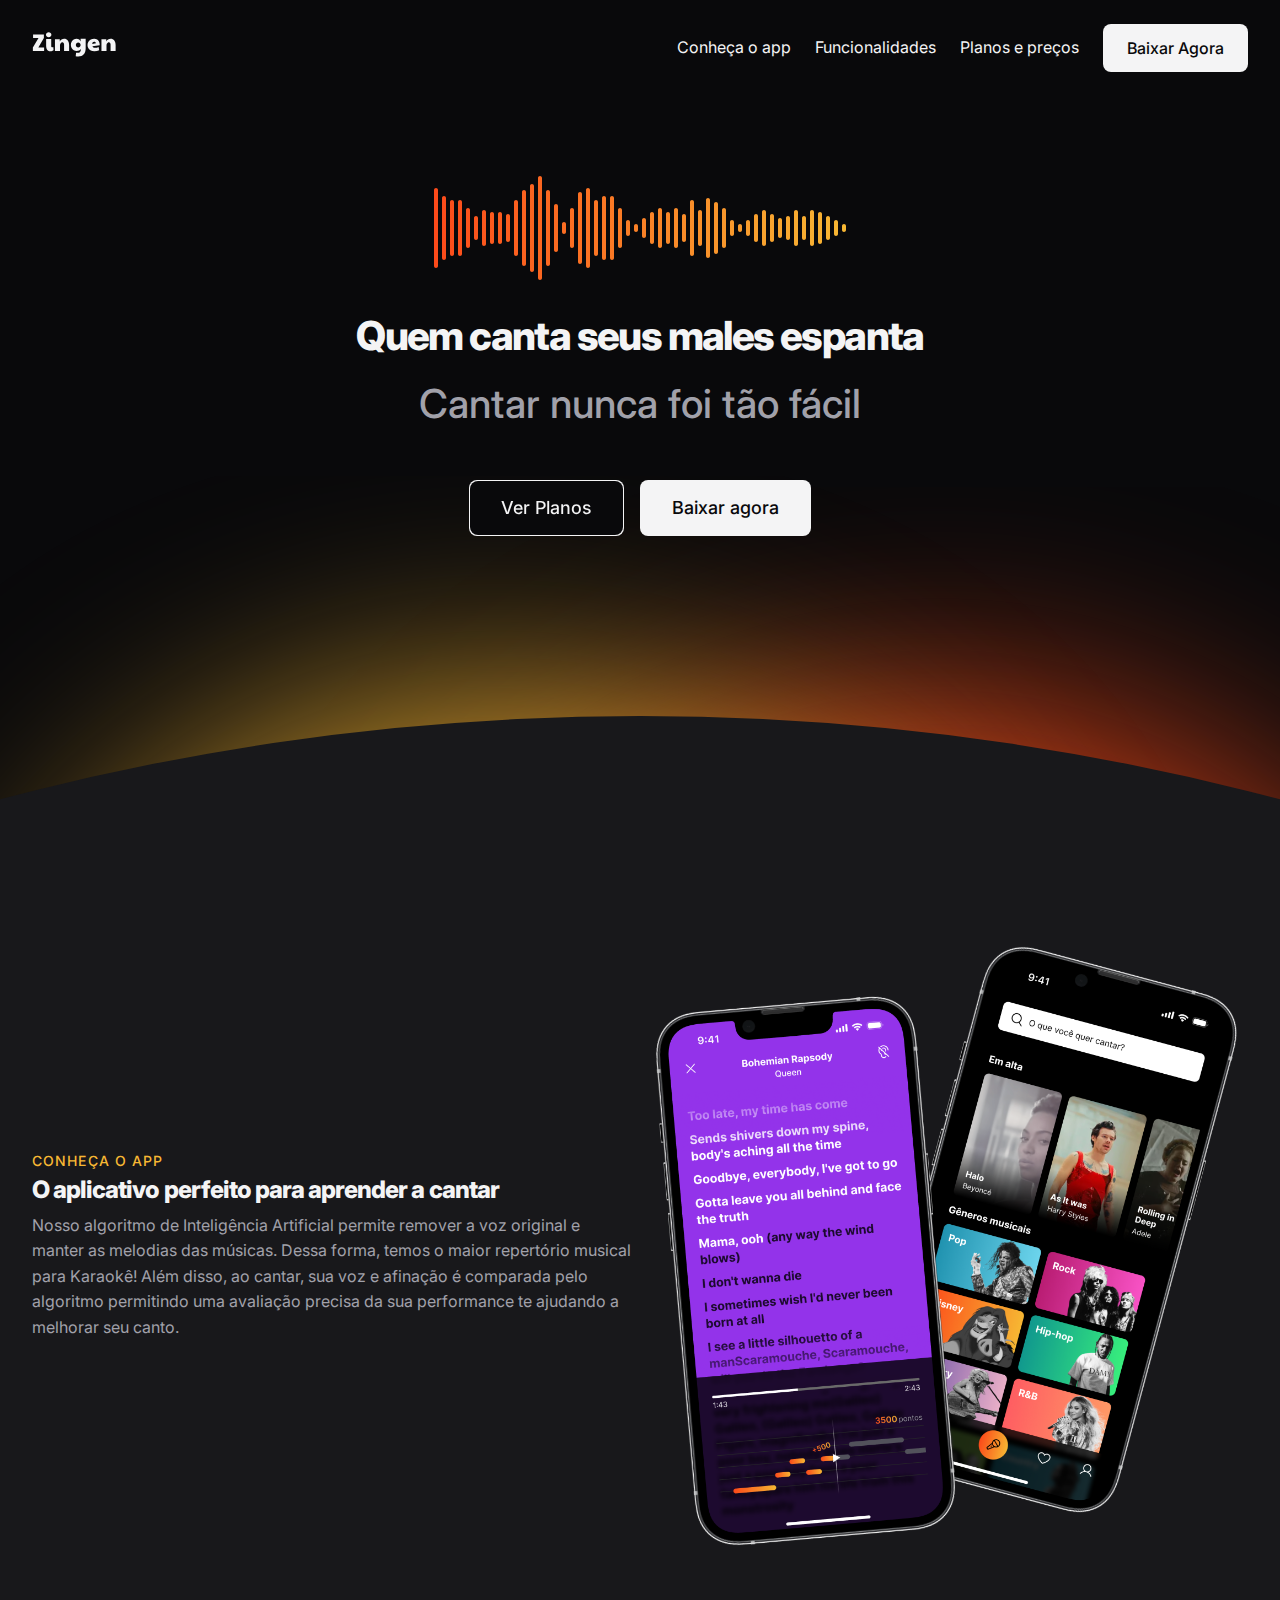
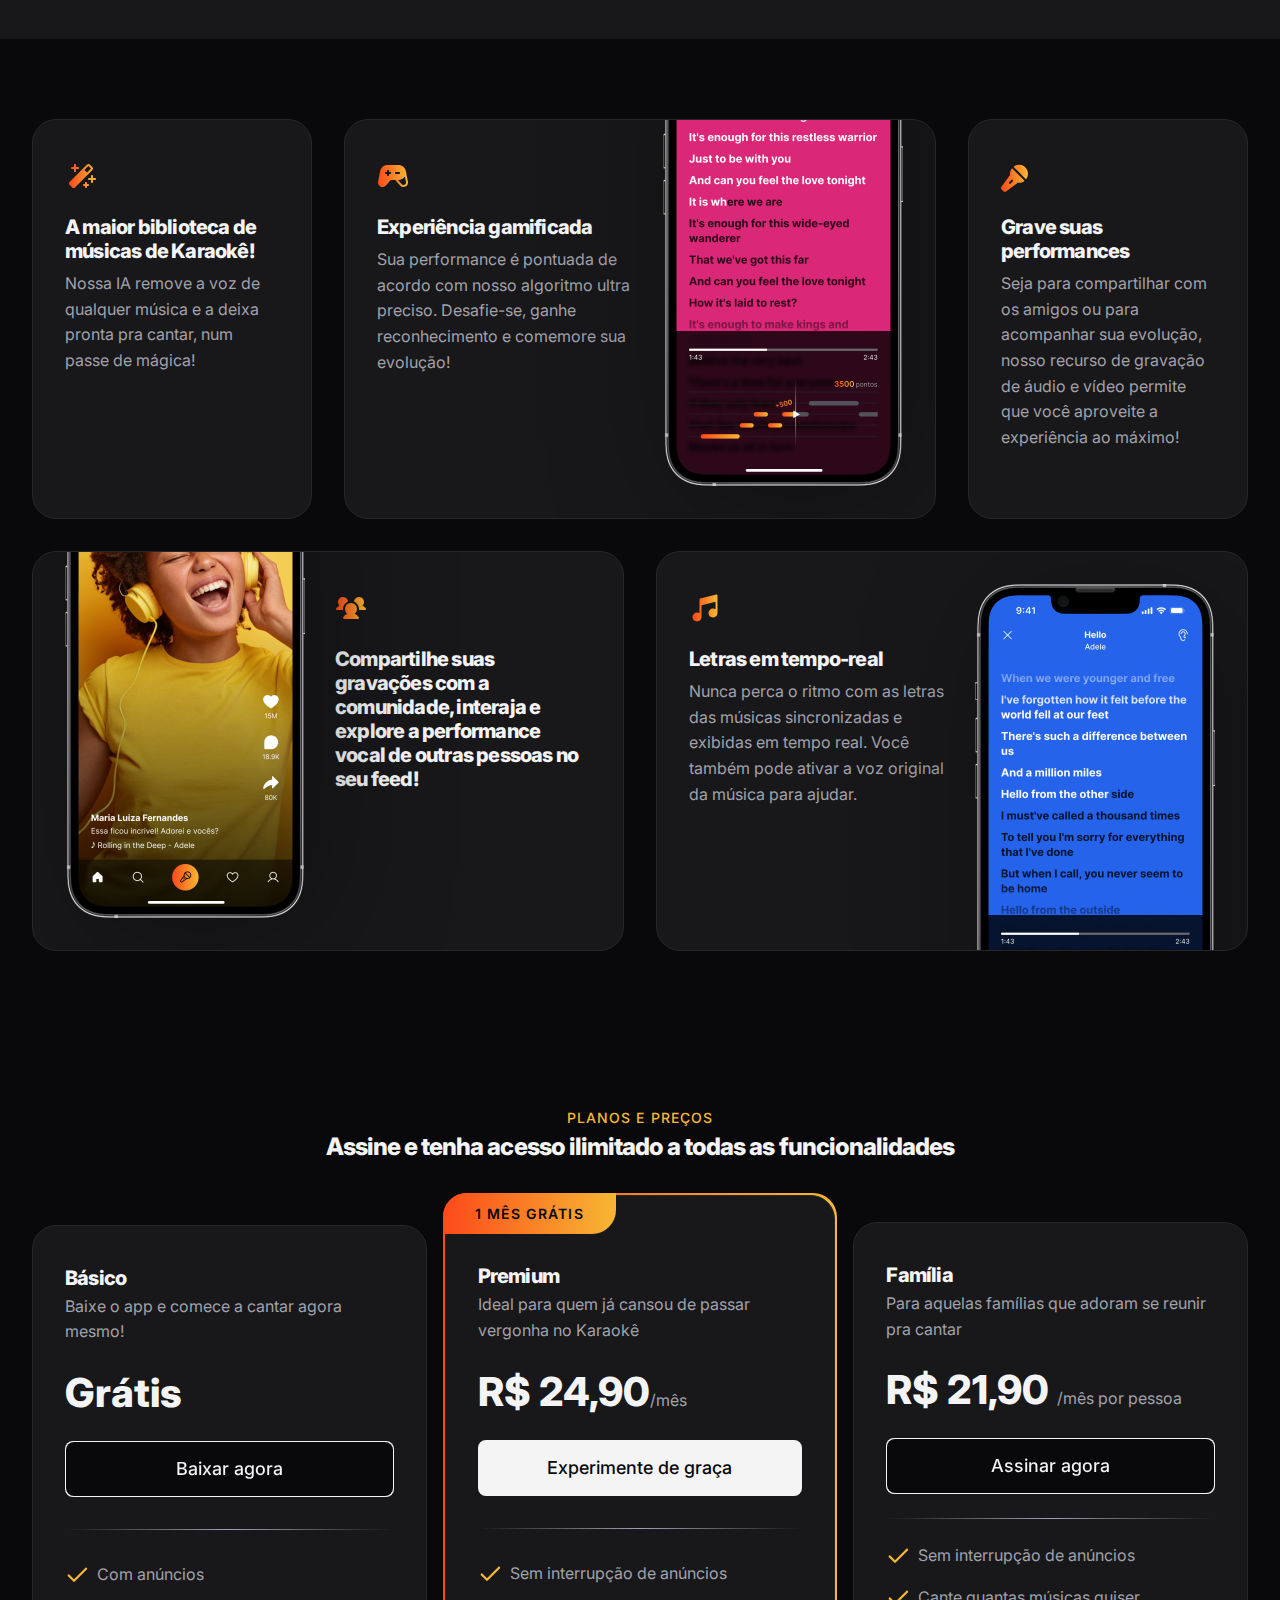
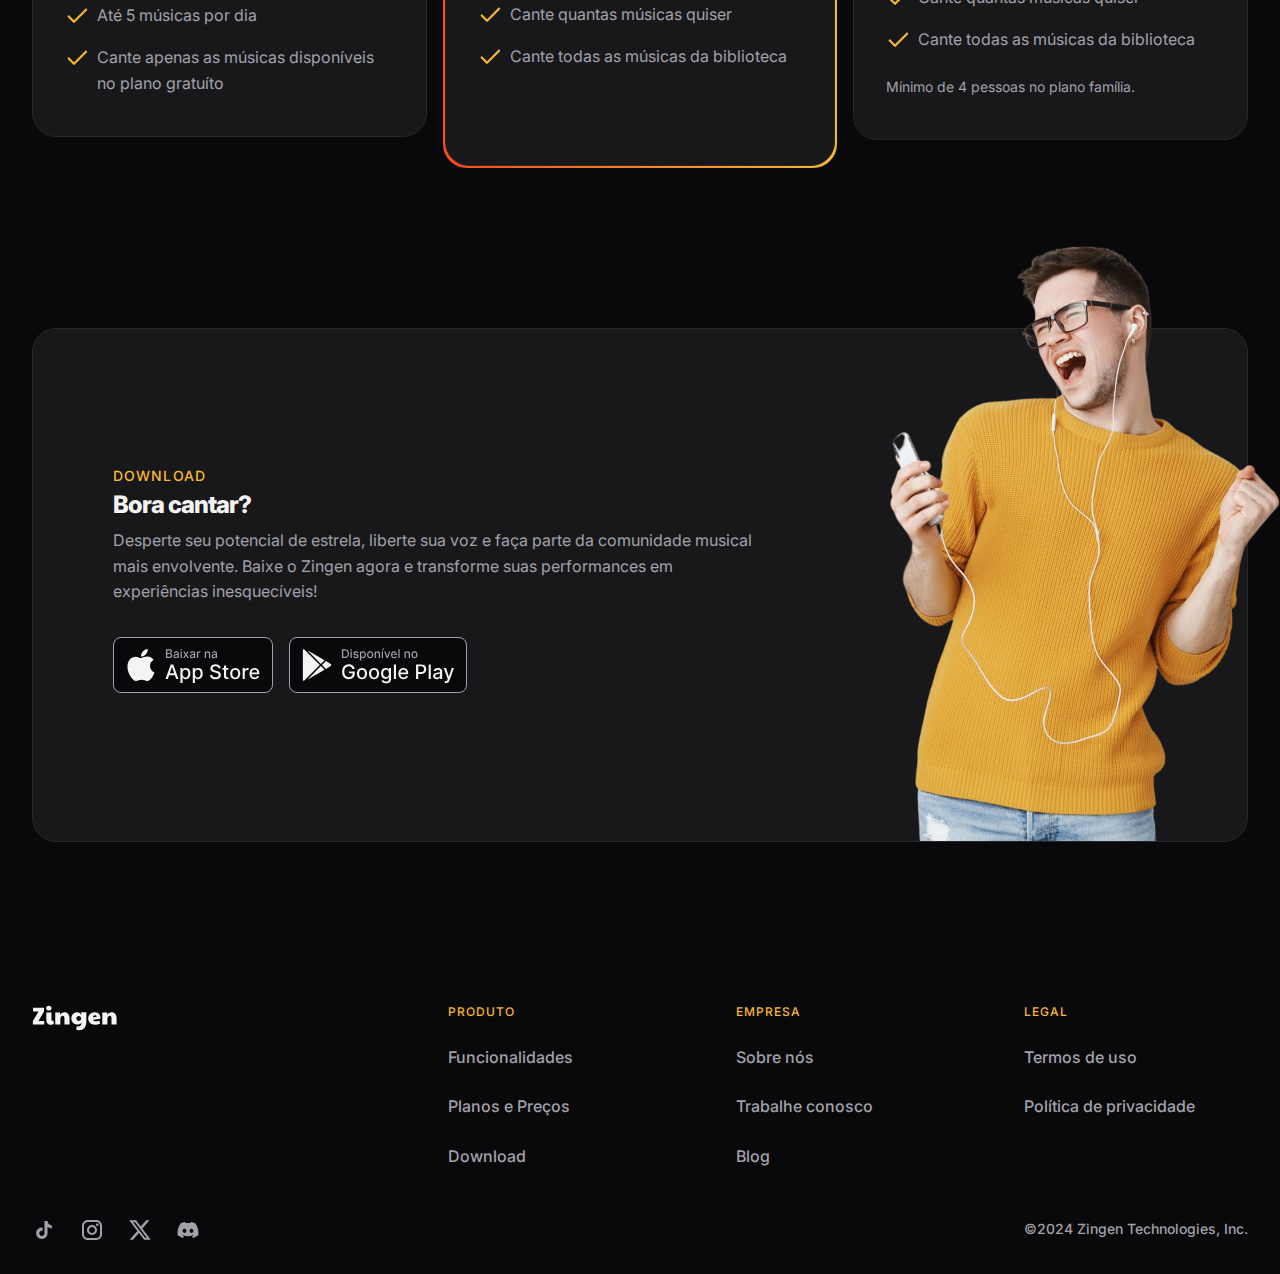
<file: ZINGEN/index.html>
<!DOCTYPE html>
<html lang="pt-BR">
<head>
  <link rel="preconnect" href="https://fonts.googleapis.com">
  <link rel="preconnect" href="https://fonts.gstatic.com" crossorigin>

  <meta charset="UTF-8">
  <meta name="viewport" content="width=device-width, initial-scale=1.0">
  <title>Zingen - Karaokê</title>

  <link rel="stylesheet" href="styles/index.css">
  <link href="https://fonts.googleapis.com/css2?family=Inter:ital,opsz,wght@0,14..32,100..900;1,14..32,100..900&family=Leckerli+One&family=Open+Sans:ital,wght@0,300..800;1,300..800&display=swap" rel="stylesheet">
</head>

<body>
  <header>
    <div class="container py-base">
      <nav class="flex items-center gap-1.5">
        <a href="#">
          <img src="/ZINGEN/assets/icons/logo.svg" alt="logo Zingen">
        </a>

        <a href="#about" class="desktop-only">Conheça o app</a>
        <a href="#features" class="desktop-only">Funcionalidades</a>
        <a href="#pricing" class="desktop-only">Planos e preços</a>

        <a href="#download" class="btn btn-sm">Baixar Agora</a>
      </nav>
    </div>
  </header>

  <section id="hero">
    <div class="container py-xl">
      <img src="/ZINGEN/assets/music-bar.svg">
      <h1>Quem canta seus males espanta</h1>
      <p>Cantar nunca foi tão fácil</p>

      <div class="buttons flex items-center gap-1">
        <a href="#pricing" aria-label="Ver Planos" class="btn btn-md"></a>
        <a href="#download" class="btn btn-md">Baixar agora</a>
      </div>
    </div>
  </section>

  <section id="smartphone-img">
    <div class="container">
      <img src="/ZINGEN/assets/App mockups.png" alt="">
    </div>
  </section>

  <section id="about">
    <div class="container even-columns py-xl items-center">
      <div>
        <header>
          <strong>CONHEÇA O APP</strong>
          <h2>O aplicativo perfeito para aprender a cantar</h2>
        </header>
        <p>Nosso algoritmo de Inteligência Artificial permite remover a voz original e manter as melodias das músicas. Dessa forma, temos o maior repertório musical para Karaokê! Além disso, ao cantar, sua voz e afinação é comparada pelo algoritmo permitindo uma avaliação precisa da sua performance te ajudando a melhorar seu canto. </p>
      </div>
      <div>
        <img
        class="desktop-only"
        src="/ZINGEN/assets/App mockups.png">
      </div>
    </div>
  </section>

  <section id="features">
    <div class="cards container py-xl grid gap-1.5">
      <div class="card py-lg px-lg">
        <img class="icon" src="/ZINGEN/assets/icons/MagicWand.svg">
        <h3>A maior biblioteca de músicas de Karaokê!</h3>
        <p>Nossa IA remove a voz de qualquer música e a deixa pronta pra cantar, num passe de mágica!</p>
      </div>

      <div class="card py-lg px-lg">
        <div>
            <img class="icon" src="/ZINGEN/assets/icons/GameController.svg">
          <h3>Experiência gamificada</h3>
          <p>Sua performance é pontuada de acordo com nosso algoritmo ultra preciso. Desafie-se, ganhe reconhecimento e comemore sua evolução!</p>
        </div>
        <img class="desktop-only" src="/ZINGEN/assets/Tela 2.png">
      </div>

      <div class="card py-lg px-lg">
        <img class="icon" src="/ZINGEN/assets/icons/MicrophoneStage.svg">
        <h3>Grave suas performances</h3>
        <p>Seja para compartilhar com os amigos ou para acompanhar sua evolução, nosso recurso de gravação de áudio e vídeo permite que você aproveite a experiência ao máximo! </p>
      </div>

      <div class="card py-lg px-lg">
        <div>
            <img class="icon" src="/ZINGEN/assets/icons/UsersThree.svg">
          <h3>Compartilhe suas gravações com a comunidade, interaja e explore a performance vocal de outras pessoas no seu feed!</p>
        </div>
        <img class="desktop-only" src="/ZINGEN/assets/Tela 1.png">
      </div>

      <div class="card py-lg px-lg">
        <div>
            <img class="icon" src="/ZINGEN/assets/icons/MusicNotes.svg">
          <h3>Letras em tempo-real</h3>
          <p>Nunca perca o ritmo com as letras das músicas sincronizadas e exibidas em tempo real. Você também pode ativar a voz original da música para ajudar.</p>
        </div>
        <img class="desktop-only" src="/ZINGEN/assets/Tela 3.png">
      </div>
    </div>
  </section>

  <section id="pricing">
    <div class="container py-xl">
      <header>
        <strong>Planos e preços</strong>
        <h2>Assine e tenha acesso ilimitado a todas as funcionalidades</h2>
      </header>

      <div class="cards even-columns items-center">
        <div class="card py-lg px-lg">
          <h3>Básico</h3>
          <p>Baixe o app e comece a cantar agora mesmo!</p>
          <zin-pricing>Grátis</zin-pricing>
          <a href="#download" class="btn btn-md" aria-label="Baixar agora"></a>
          <div class="separator"></div>
          <ul role="list" class="grid gap-1">
            <li>Com anúncios</li>
            <li>Até 5 músicas por dia</li>
            <li>Cante apenas as músicas disponíveis no plano gratuíto</li>
          </ul>
        </div>

        <div class="premium">
          <div class="card py-lg px-lg">
            <span>1 mês grátis</span>
            <h3>Premium</h3>
            <p>Ideal para quem já cansou de passar vergonha no Karaokê</p>
            <zin-pricing>R$ 24,90<small>/mês</small></zin-pricing>
            <a href="#" class="btn btn-md">Experimente de graça</a>
            <div class="separator"></div>
            <ul role="list" class="grid gap-1">
              <li>Sem interrupção de anúncios</li>
              <li>Cante quantas músicas quiser</li>
              <li>Cante todas as músicas da biblioteca</li>
            </ul>
          </div>
        </div>

        <div class="card py-lg px-lg">
          <h3>Família</h3>
          <p>Para aquelas famílias que adoram se reunir pra cantar</p>
          <zin-pricing>R$ 21,90 <small>/mês por pessoa</small></zin-pricing>
          <a href="#" class="btn btn-md" aria-label="Assinar agora"></a>
          <div class="separator"></div>
          <ul role="list" class="grid gap-1">
            <li>Sem interrupção de anúncios</li>
            <li>Cante quantas músicas quiser</li>
            <li>Cante todas as músicas da biblioteca</li>
          </ul>
          <small>Mínimo de 4 pessoas no plano família.</small>
        </div>
      </div>
    </div>
  </section>

  <section id="download">
    <div class="container py-xl">
      <div class="card px-lg even-columns items-center">
        <div>
          <header>
            <strong>Download</strong>
            <h2>Bora cantar? </h2>
          </header>
          <p>
            Desperte seu potencial de estrela, liberte sua voz e faça parte da comunidade musical mais envolvente. Baixe o Zingen agora e transforme suas performances em experiências inesquecíveis!
          </p>

          <div class="button flex gap-1">
            <a href="#">
              <img src="/ZINGEN/assets/app-store.svg" alt="Baixar da apple store">
            </a>

            <a href="#">
              <img src="/ZINGEN/assets/google.svg" alt="Baixar da play store">

            </a>
          </div>

        </div>

        <img src="/ZINGEN/assets/rapaz-ouvindo-musica-com-fones-de-ouvido-e-cantando-no-aplicativo-de-karaoke-removebg 1.png">

      </div>
    </div>
  </section>

  <footer>
    <div class="container py-xl grid">
      <section class="grid top">
        <img  class="logo" src="/ZINGEN/assets/icons/logo.svg">

        <nav class="even-columns">
          <ul role="list" class="grid gap-1.5">
            <li class="title">Produto</li>
            <li>
              <a href="#features">Funcionalidades</a>
            </li>

            <li>
              <a href="#pricing">Planos e Preços</a>
            </li>

            <li>
              <a href="#download">Download</a>
            </li>
          </ul>

          <ul role="list" class="grid gap-1.5">
            <li class="title">Empresa</li>

            <li>
              <a href="#about">Sobre nós</a>
            </li>

            <li>
              <a href="#">Trabalhe conosco</a>
            </li>

            <li>
              <a href="#">Blog</a>
            </li>
          </ul>


          <ul role="list" class="grid gap-1.5">
            <li class="title">Legal</li>

            <li>
              <a href="#">Termos de uso</a>
            </li>

            <li>
              <a href="#">Política de privacidade</a>
            </li>
          </ul>
        </nav>
      </section>

      <section class="bottom flex gap-1.5">
        <div class="flex gap-1.5">
          <a href="#" class="social" aria-label="tiktok"></a>

          <a href="#" class="social" aria-label="instagram"></a>

          <a href="#" class="social" aria-label="twitter"></a>

          <a href="#" class="social" aria-label="discord"></a>
        </div>

        <span class="copy">©2024 Zingen Technologies, Inc.</span>
      </section>
    </div>
  </footer>

</body>
</html>
</file>
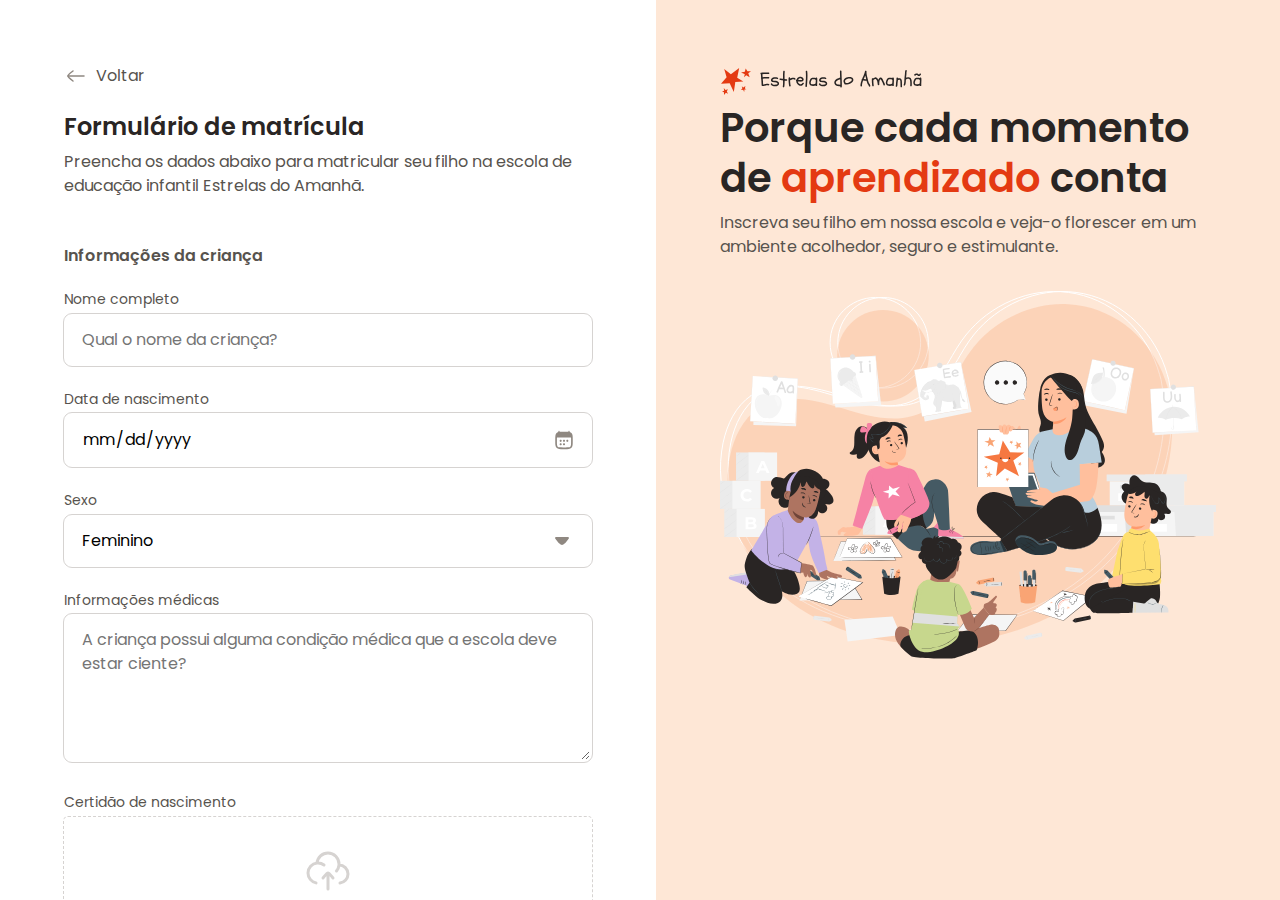
<file: HTMLFORMS/assets/index.html>
<!DOCTYPE html>
<html lang="pt-BR">

<head>

  <link rel="preconnect" href="https://fonts.googleapis.com">
  <link rel="preconnect" href="https://fonts.gstatic.com" crossorigin>


  <meta charset="UTF-8">
  <meta name="viewport" content="width=device-width, initial-scale=1.0">
  <title>Estrelas do amanhã</title>

  <link rel="stylesheet" href="styles/index.css">
  <link
    href="https://fonts.googleapis.com/css2?family=Asap:ital,wght@0,700;1,700&family=Inconsolata&family=Maven+Pro&family=Poppins:ital,wght@0,100;0,200;0,300;0,400;0,500;0,600;0,700;0,800;0,900;1,100;1,200;1,300;1,400;1,500;1,600;1,700;1,800;1,900&display=swap"
    rel="stylesheet">
</head>

<body>
  <div id="app">
    <main>
      <div class="main-container">
        <div class="back">
          <img src="/HTMLFORMS/assets/icons/arrow-left-02.svg" alt="ícone de voltar">
          <span>Voltar</span>
        </div>

        <h1>Formulário de matrícula</h1>
        <p>Preencha os dados abaixo para matricular seu filho na escola de educação infantil Estrelas do Amanhã.</p>

        <form method="post" enctype="multipart/form-data">
          <fieldset class="child-info">
            <legend>Informações da criança</legend>

            <div class="input-wrapper">
              <label for="fullname" name="fullname">Nome completo</label>
              <input id="fullname" type="text" placeholder="Qual o nome da criança?">
            </div>

            <div class="input-wrapper">
              <label for="birth">Data de nascimento</label>
              <input type="date" name="birth" id="birth" lang="pt-BR">
            </div>

            <div class="select-wrapper">
              <label for="gender">Sexo</label>
              <select name="gender" id="gender">
                <option value="female">Feminino</option>
                <option value="male">Masculino</option>
                <option value="na">Prefiro não responder</option>
              </select>
            </div>

            <div class="textarea-wrapper">
              <label for="medical-info">Informações médicas</label>
              <textarea name="medical-info" id="medical-info" cols="30" rows="5"
                placeholder="A criança possui alguma condição médica que a escola deve estar ciente?"></textarea>
            </div>

            <div class="droparea-wrapper">

              <label for="birth-file">Certidão de nascimento</label>

              <div class="dropzone">
                <input type="file" id="birth-file" name="birth-file">
                <svg width="48" height="48" viewBox="0 0 48 48" fill="none" xmlns="http://www.w3.org/2000/svg">
                  <path
                    d="M34.9552 18.0221C34.97 18.022 34.985 18.022 35 18.022C39.9706 18.022 44 22.0588 44 27.0386C44 31.6796 40.5 35.5016 36 36M34.9552 18.0221C34.9848 17.6921 35 17.3579 35 17.0202C35 10.9339 30.0752 6 24 6C18.2465 6 13.5247 10.4253 13.0408 16.0638M34.9552 18.0221C34.7506 20.2952 33.8572 22.3692 32.4856 24.033M13.0408 16.0638C7.96796 16.5475 4 20.8278 4 26.0366C4 30.8834 7.43552 34.9264 12 35.8546M13.0408 16.0638C13.3565 16.0337 13.6765 16.0183 14 16.0183C16.2516 16.0183 18.3295 16.7639 20.001 18.022"
                    stroke="#D6D3D1" stroke-width="3" stroke-linecap="round" stroke-linejoin="round" />
                  <path d="M24 26V42M24 26C22.5996 26 19.9831 29.9886 19 31M24 26C25.4004 26 28.017 29.9886 29 31"
                    stroke="#D6D3D1" stroke-width="3" stroke-linecap="round" stroke-linejoin="round" />
                </svg>

                <p>Clique aqui para <br>
                  selecionar os arquivos
                </p>

              </div>


            </div>

          </fieldset>

          <fieldset class="address">
            <legend>Endereço residencial</legend>

            <div class="input-wrapper ">
              <label for="cep">CEP</label>
              <input type="text" id="cep" name="cep">
            </div>

            <div class="flex">
              <div class="input-wrapper flex-2">
                <label for="street">Rua</label>
                <input type="text" id="street" name="street" value="Rua das Flores" disabled>
              </div>

              <div class="input-wrapper flex-1">
                <label for="number">Número</label>
                <input type="number" id="number" name="number">
              </div>
            </div>

            <div class="flex">
              <div class="input-wrapper flex-2">
                <label for="city">Cidade</label>
                <input type="text" id="city" name="city" value="São Paulo" disabled>
              </div>

              <div class="input-wrapper flex-1">
                <label for="state">Estado</label>
                <input type="text" id="state" name="state" disabled value="SP">
              </div>
            </div>

          </fieldset>

          <fieldset class="gardian">
            <legend>Informações do responsável</legend>

            <div class="input-wrapper">
              <label for="gardian">Nome do responsável</label>
              <input type="text" id="gardian" name="gardian">
              <small>
                Principal responsável legal e contato de emergência
              </small>
            </div>

            <div class="input-wrapper">
              <label for="phone">Telefone</label>
              <input type="text" id="phone" name="phone" placeholder="(10) 98765-4321">
            </div>

            <div class="input-wrapper">
              <label for="mail">Email</label>
              <input type="email" name="mail" id="mail" required>

              <div class="error">
                <img src="/HTMLFORMS/assets/icons/alert-circle.svg" alt="sinal de alerta vermelho">
                <span>Insira um e-mail válido</span>
              </div>
            </div>
          </fieldset>

          <fieldset class="enroll-options">
            <legend>Opções de matrícula</legend>

            <div class="input-wrapper">
                  <label>Selecione o turno de estudo</label>

                <div class="radio-wrapper">
                    <div class="radio-inner">
                      <div class="radio-image"></div>
                        <input type="radio"
                        name="study-shift" value="morning" id="morning">

                        <img src="/HTMLFORMS/assets/icons/sun-cloud-02.svg" alt="ícone de sol com nuvem">

                        <label for="morning">Manhã</label>
                    </div>


                        <div class="radio-inner">
                          <div class="radio-image"></div>
                            <input type="radio" name="study-shift" value="afternoon" id="afternoon">

                            <img src="/HTMLFORMS/assets/icons/sun-02.svg" alt="ícone de sol">

                            <label for="afternoon">Tarde</label>
                        </div>
                  </div>
            </div>

            <div class="input-wrapper">
              <label>Em qual esporte você gostaria de inscrever seu filho?</label>

              <div class="radio-wrapper">
                <div class="radio-inner">
                  <div class="radio-image"></div>
                  <input type="radio" name="sport"
                  id="football">
                  <img src="/HTMLFORMS/assets/icons/football.svg" alt="ícone bola">
                  <label for="football">Futebol</label>
                </div>

                <div class="radio-inner">
                  <div class="radio-image"></div>
                  <input type="radio" name="sport"
                  id="basketball">
                  <img src="/HTMLFORMS/assets/icons/basketball-02.svg" alt="ícone basketball">
                  <label for="basketball">Basquete</label>
                </div>

                <div class="radio-inner">
                  <div class="radio-image"></div>
                  <input type="radio" name="sport"
                  id="swimming">
                  <img src="/HTMLFORMS/assets/icons/swimming.svg" alt="ícone swimming">
                  <label for="swimming">Natação</label>
                </div>

                <div class="radio-inner">
                  <div class="radio-image"></div>
                  <input type="radio" name="sport"
                  id="yoga">
                  <img src="/HTMLFORMS/assets/icons/yoga-02.svg" alt="ícone yoga">
                  <label for="yoga">Yoga</label>
                </div>

                <div class="radio-inner">
                  <div class="radio-image"></div>
                  <input type="radio" name="sport"
                  id="volleybal">
                  <img src="/HTMLFORMS/assets/icons/volleyball.svg" alt="ícone volleybal">
                  <label for="volleybal">Vôlei</label>
                </div>

                <div class="radio-inner">
                  <div class="radio-image"></div>
                  <input type="radio" name="sport"
                  id="boxing">
                  <img src="/HTMLFORMS/assets/icons/boxing-glove-01.svg" alt="ícone boxing">
                  <label for="boxing">Boxe</label>
                </div>

              </div>
            </div>

          </fieldset>

          <div class="terms-wrapper input-wrapper checkbox-wrapper">
            <div class="checkbox-image"></div>
            <input type="checkbox" name="terms" id="terms">
            <label for="terms">
                Declaro que li e concordo com o <strong>Termos e Condições</strong>  e com a <strong>Política de Privacidade</strong>  da escola Estrela do Amanhã.
            </label>
          </div>

          <div class="actions-wrapper">
            <button class="btn-secondary" type="button">
              Salvar respostas
            </button>

            <button class="btn-primary" type="submit">Fazer matrícula</button>
          </div>

        </form>

      </div>
    </main>

    <aside>
      <div class="aside-container">
        <header>
          <img src="/HTMLFORMS/assets/icons/logo.svg" alt="logo estrela do amanhã">
          <h2>Porque cada momento de
            <span>aprendizado</span>
            conta
          </h2>
          <p>
            Inscreva seu filho em nossa escola e veja-o florescer em um ambiente acolhedor, seguro e estimulante.
          </p>
        </header>

        <img src="/HTMLFORMS/assets/pana.svg" alt="Ilustração de uma professora com crianças prestando atenção.">

      </div>
    </aside>
  </div>
</body>

</html>
</file>
<file: style.css>
* {
  margin: 0;
  padding: 0;
}

:root {
  font-family: "Alice", serif;
  color:#573A37;
}

body {
  background-image: url(assets/bg.jpg);
  background-size: cover;
}

#page {
  box-sizing: border-box;
  width: 800px;
  padding: 24px;
  background-color:#F0E8C2;
  border-radius: 24px;
  margin: 48px auto 28px;
}

main {
  padding: 24px;
}

section + section {
  margin-top: 24px;
}

#about p + p {
  margin-top: 12px;
}

h1 {
  line-height: 140%;
  font-size: 40px;

}

h2 {
  font-size:24px;
  margin-top: 24px;
  margin-bottom: 4px;
}

h1, h2 {
  color:#291B1A;
  margin-bottom: 4px;
  line-height: 150%;
}

ul {
  padding-left: 24px;
}

footer {
  color: #F0E8C2;
  text-align: center;
  padding-bottom: 48px;
}

footer img {
  vertical-align: middle;
}
</file>
<file: Form_convite/styles/index.css>
@import url(global.css);
@import url(layout.css);
@import url(forms.css);
</file>
<file: proj 2/style.css>
:root {
  width: 1280px;
  height: 3279px;
  border: none;
  padding: 65px;
}

body {
  display: block;
  width: 1120px;
  height: 3054px;
  padding: 80px 0 0 0;
  padding-top: 88px;
  font-family: 'Open Sans', sans-serif;
}

#headline p,
#paraAmantes p {
  color: #E1624F;
  font-weight: bold;
  text-transform: uppercase;
  padding: 8px;
  text-align: left;
}

h1 {
  color: #1B1B1B;
  text-align: left;
  font-weight: bold;
  font-size: 36px;
  width: 1120px;
  height: 49px;
  padding: 8px;
}

#h2 {
  font-size: 32px;
  font-weight: bold;
}

#p1 {
  font-size: 16px;
  line-height: 22px;
  font-style: italic;
  text-align: center;
  color: #333333;
  margin-top: 24px;
}

#image1 img {
  margin-top: 4px;
  padding: 20px;
  width: 1120px;
  height: 660px;
}

.divider {
  width: 100%;
  height: 1px;
  margin: 36px 0;
  background-color: #d9d9d9;
}

#destinos p {
  text-align: left;
}

#image2 img {
  width: 1120px;
  height: 350px;
}

h3 {
  font-size: 28px;
  font-weight: bold;
}

a {
  font-weight: bold;
}

footer {
  text-align: center;
}

footer img {
  vertical-align: middle;
  color: #1B1B1B;
}

#casais {
  color: purple;
  font-weight: bold;
}

#historia {
  color: #0C51A7;
  font-weight: bold;
}

#familias {
  color: #E5245E;
  font-weight: bold;
}

#orçamento {
  color: #E95E10;
  font-weight: bold;
}
</file>
<file: proj 3/styles/index.css>
@import url(global.css);
@import url(nav.css);
@import url(header.css)
</file>
<file: proj3/styles/index.css>
@import url(global.css);
@import url(nav.css);
@import url(header.css);
@import url(main.css);
@import url(footer.css);
</file>
<file: proj4/styles/index.css>
@import url(global.css);
@import url(utility.css);
@import url(header.css);
@import url(sections.css);
</file>
<file: proj5/styles/index.css>
@import url(global.css);
@import url(header.css);
@import url(projects.css);
@import url(utility.css);
@import url(services.css);
@import url(contact.css);
</file>
<file: ZINGEN/styles/index.css>
@import url(global.css);
@import url(utility.css);
@import url(buttons.css);
@import url(social.css);
@import url(header.css);
@import url(hero.css);
@import url(sections.css);
@import url(about.css);
@import url(card.css);
@import url(pricing.css);
@import url(features.css)(width >= 80rem);
@import url(download.css);
@import url(footer.css);
</file>
<file: HTMLFORMS/assets/styles/index.css>
@import url(global.css);
@import url(layout.css);
@import url(forms.css);
</file>
